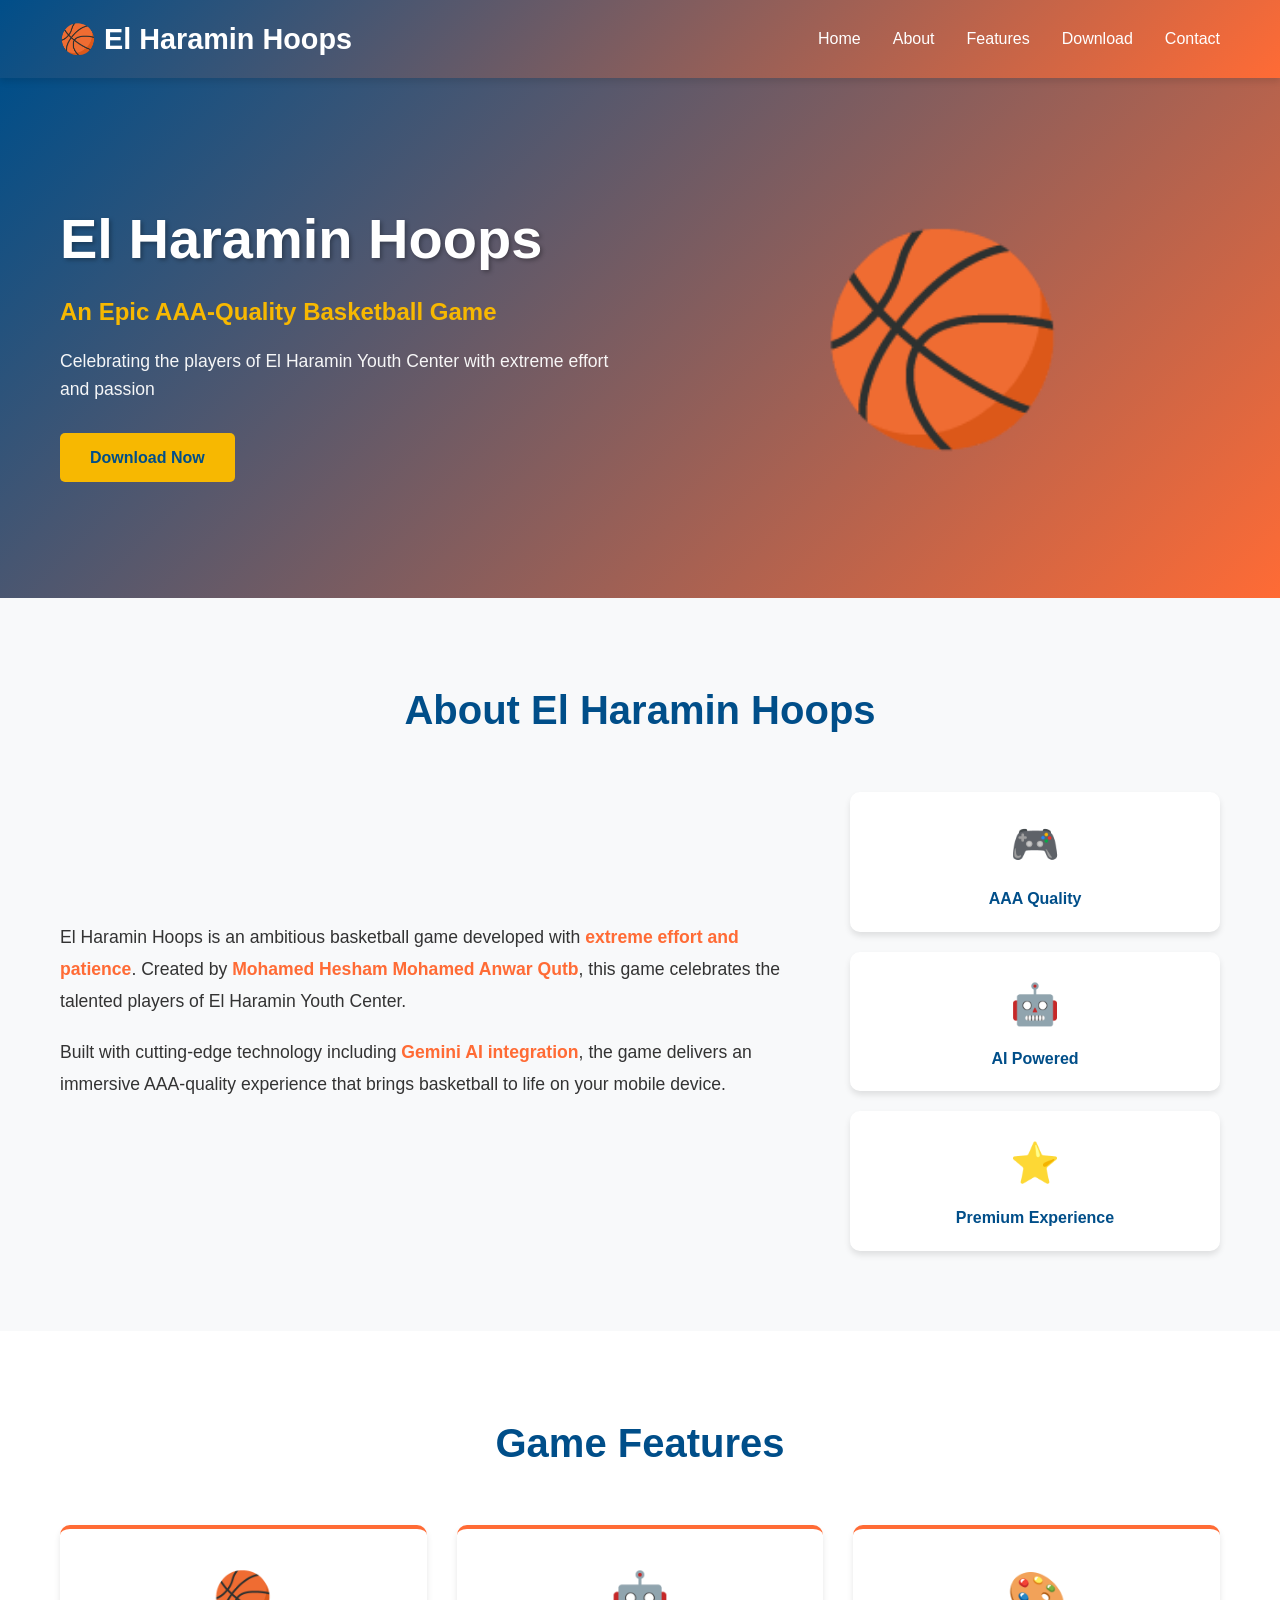
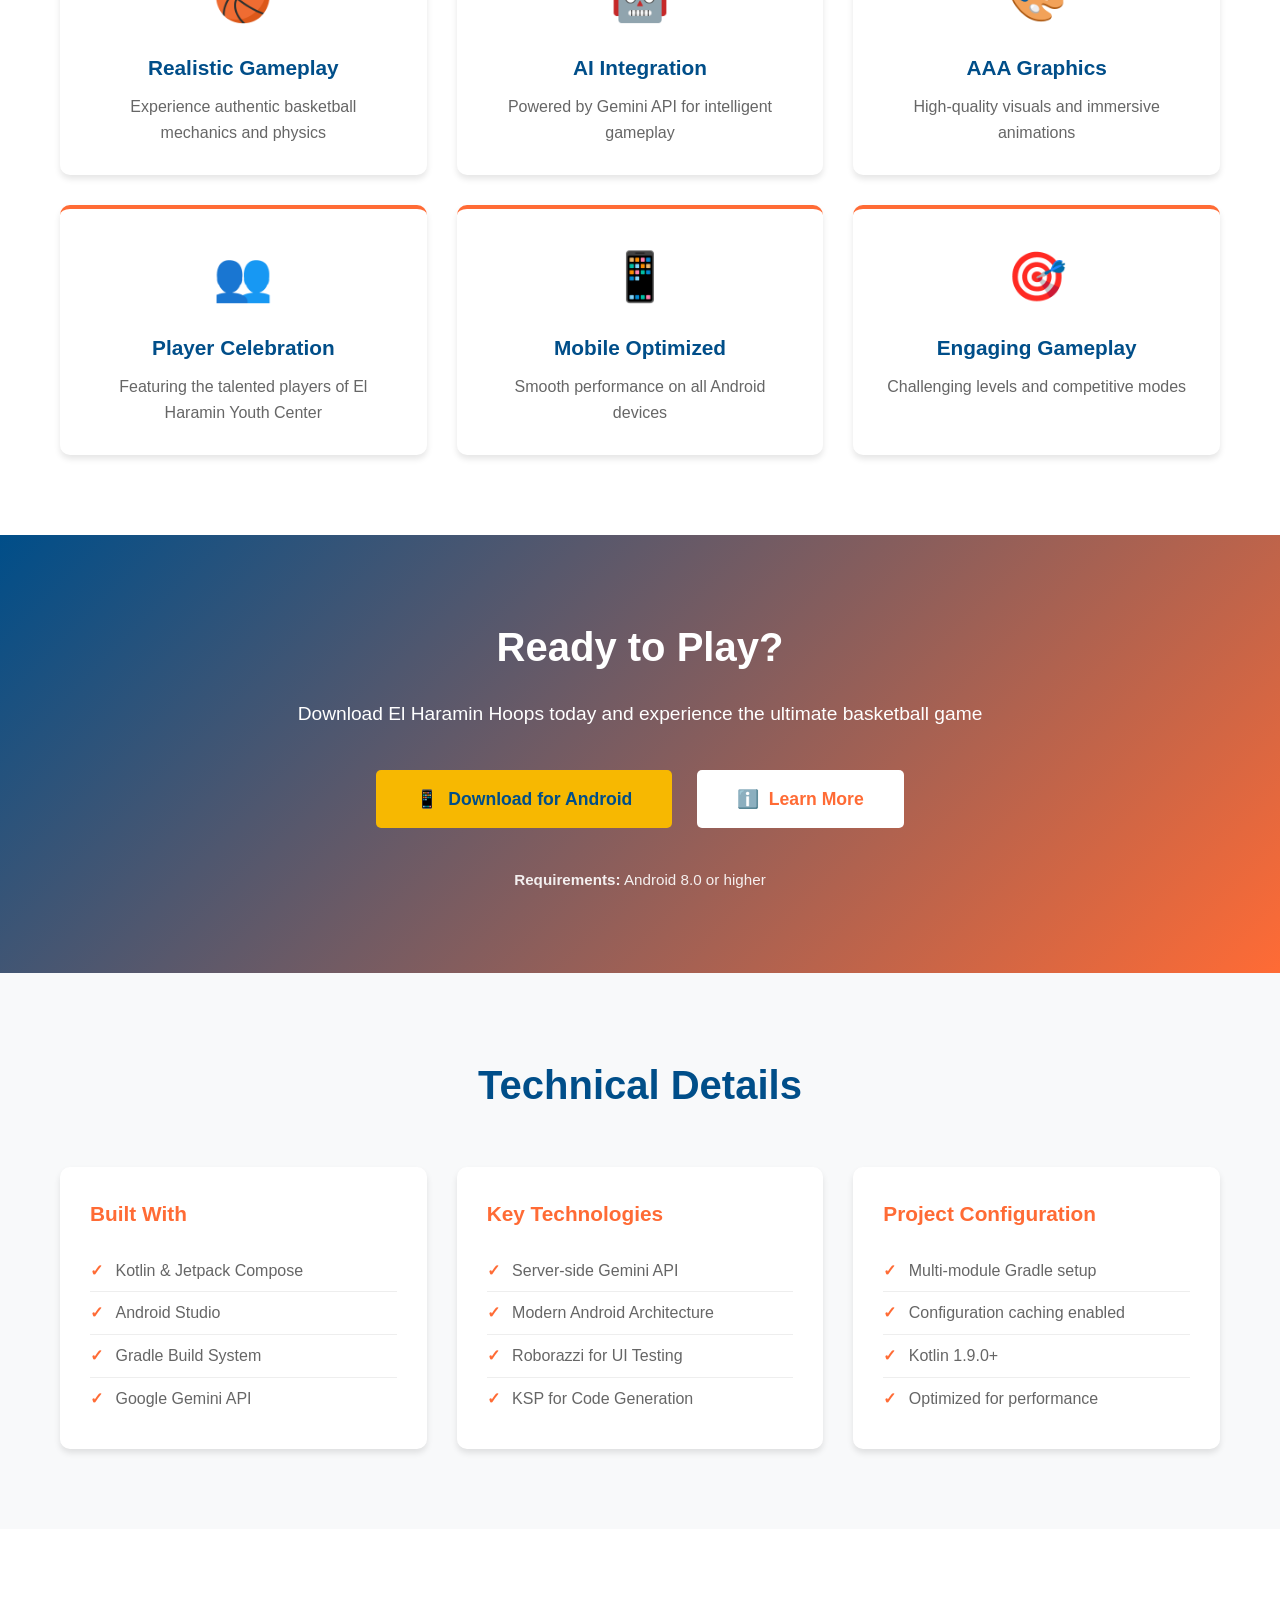
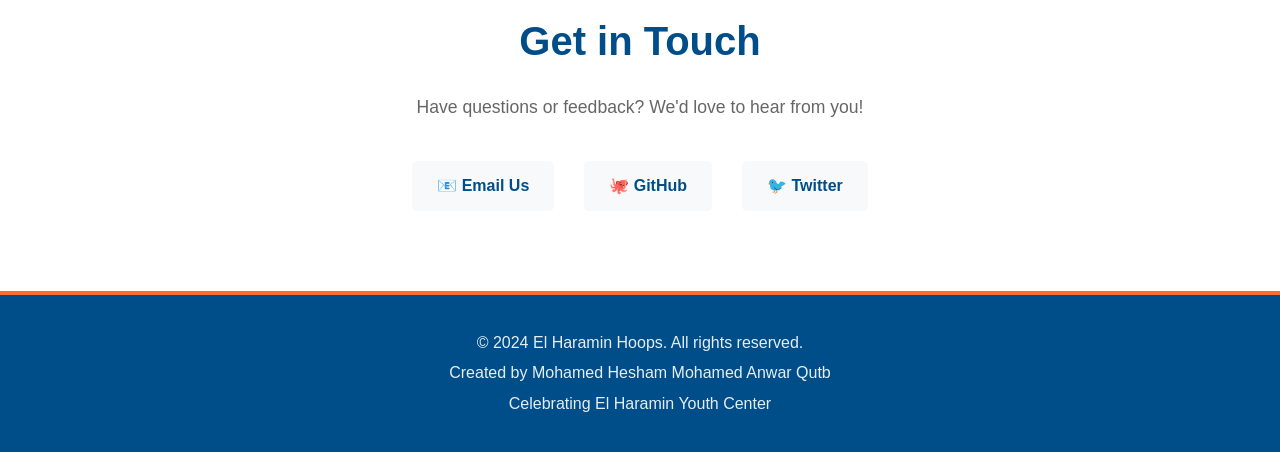
<file: website/index.html>
<!DOCTYPE html>
<html lang="en">
<head>
    <meta charset="UTF-8">
    <meta name="viewport" content="width=device-width, initial-scale=1.0">
    <meta name="description" content="El Haramin Hoops - An epic, AAA-quality basketball game celebrating the players of El Haramin Youth Center">
    <meta name="author" content="Mohamed Hesham Mohamed Anwar Qutb">
    <title>El Haramin Hoops - Basketball Game</title>
    <link rel="stylesheet" href="styles.css">
</head>
<body>
    <!-- Navigation -->
    <nav class="navbar">
        <div class="container">
            <div class="nav-brand">
                <h1>🏀 El Haramin Hoops</h1>
            </div>
            <ul class="nav-menu">
                <li><a href="#home">Home</a></li>
                <li><a href="#about">About</a></li>
                <li><a href="#features">Features</a></li>
                <li><a href="#download">Download</a></li>
                <li><a href="#contact">Contact</a></li>
            </ul>
        </div>
    </nav>

    <!-- Hero Section -->
    <section id="home" class="hero">
        <div class="container">
            <div class="hero-content">
                <h1>El Haramin Hoops</h1>
                <p class="tagline">An Epic AAA-Quality Basketball Game</p>
                <p class="description">Celebrating the players of El Haramin Youth Center with extreme effort and passion</p>
                <a href="#download" class="btn btn-primary">Download Now</a>
            </div>
            <div class="hero-image">
                <div class="game-preview">🏀</div>
            </div>
        </div>
    </section>

    <!-- About Section -->
    <section id="about" class="about">
        <div class="container">
            <h2>About El Haramin Hoops</h2>
            <div class="about-content">
                <div class="about-text">
                    <p>
                        El Haramin Hoops is an ambitious basketball game developed with <strong>extreme effort and patience</strong>. 
                        Created by <strong>Mohamed Hesham Mohamed Anwar Qutb</strong>, this game celebrates the talented players 
                        of El Haramin Youth Center.
                    </p>
                    <p>
                        Built with cutting-edge technology including <strong>Gemini AI integration</strong>, the game delivers 
                        an immersive AAA-quality experience that brings basketball to life on your mobile device.
                    </p>
                </div>
                <div class="about-stats">
                    <div class="stat">
                        <div class="stat-number">🎮</div>
                        <div class="stat-label">AAA Quality</div>
                    </div>
                    <div class="stat">
                        <div class="stat-number">🤖</div>
                        <div class="stat-label">AI Powered</div>
                    </div>
                    <div class="stat">
                        <div class="stat-number">⭐</div>
                        <div class="stat-label">Premium Experience</div>
                    </div>
                </div>
            </div>
        </div>
    </section>

    <!-- Features Section -->
    <section id="features" class="features">
        <div class="container">
            <h2>Game Features</h2>
            <div class="features-grid">
                <div class="feature-card">
                    <div class="feature-icon">🏀</div>
                    <h3>Realistic Gameplay</h3>
                    <p>Experience authentic basketball mechanics and physics</p>
                </div>
                <div class="feature-card">
                    <div class="feature-icon">🤖</div>
                    <h3>AI Integration</h3>
                    <p>Powered by Gemini API for intelligent gameplay</p>
                </div>
                <div class="feature-card">
                    <div class="feature-icon">🎨</div>
                    <h3>AAA Graphics</h3>
                    <p>High-quality visuals and immersive animations</p>
                </div>
                <div class="feature-card">
                    <div class="feature-icon">👥</div>
                    <h3>Player Celebration</h3>
                    <p>Featuring the talented players of El Haramin Youth Center</p>
                </div>
                <div class="feature-card">
                    <div class="feature-icon">📱</div>
                    <h3>Mobile Optimized</h3>
                    <p>Smooth performance on all Android devices</p>
                </div>
                <div class="feature-card">
                    <div class="feature-icon">🎯</div>
                    <h3>Engaging Gameplay</h3>
                    <p>Challenging levels and competitive modes</p>
                </div>
            </div>
        </div>
    </section>

    <!-- Download Section -->
    <section id="download" class="download">
        <div class="container">
            <h2>Ready to Play?</h2>
            <p>Download El Haramin Hoops today and experience the ultimate basketball game</p>
            <div class="download-buttons">
                <a href="#" class="btn btn-primary btn-large">
                    <span>📱</span> Download for Android
                </a>
                <a href="#" class="btn btn-secondary btn-large">
                    <span>ℹ️</span> Learn More
                </a>
            </div>
            <p class="system-requirements">
                <strong>Requirements:</strong> Android 8.0 or higher
            </p>
        </div>
    </section>

    <!-- Technical Info Section -->
    <section id="tech" class="tech-info">
        <div class="container">
            <h2>Technical Details</h2>
            <div class="tech-grid">
                <div class="tech-card">
                    <h3>Built With</h3>
                    <ul>
                        <li>Kotlin & Jetpack Compose</li>
                        <li>Android Studio</li>
                        <li>Gradle Build System</li>
                        <li>Google Gemini API</li>
                    </ul>
                </div>
                <div class="tech-card">
                    <h3>Key Technologies</h3>
                    <ul>
                        <li>Server-side Gemini API</li>
                        <li>Modern Android Architecture</li>
                        <li>Roborazzi for UI Testing</li>
                        <li>KSP for Code Generation</li>
                    </ul>
                </div>
                <div class="tech-card">
                    <h3>Project Configuration</h3>
                    <ul>
                        <li>Multi-module Gradle setup</li>
                        <li>Configuration caching enabled</li>
                        <li>Kotlin 1.9.0+</li>
                        <li>Optimized for performance</li>
                    </ul>
                </div>
            </div>
        </div>
    </section>

    <!-- Contact Section -->
    <section id="contact" class="contact">
        <div class="container">
            <h2>Get in Touch</h2>
            <p>Have questions or feedback? We'd love to hear from you!</p>
            <div class="contact-info">
                <a href="mailto:info@elharaminhoops.com" class="contact-link">📧 Email Us</a>
                <a href="https://github.com" class="contact-link">🐙 GitHub</a>
                <a href="https://twitter.com" class="contact-link">🐦 Twitter</a>
            </div>
        </div>
    </section>

    <!-- Footer -->
    <footer class="footer">
        <div class="container">
            <p>&copy; 2024 El Haramin Hoops. All rights reserved.</p>
            <p>Created by Mohamed Hesham Mohamed Anwar Qutb</p>
            <p>Celebrating El Haramin Youth Center</p>
        </div>
    </footer>

    <script src="script.js"></script>
</body>
</html>
</file>
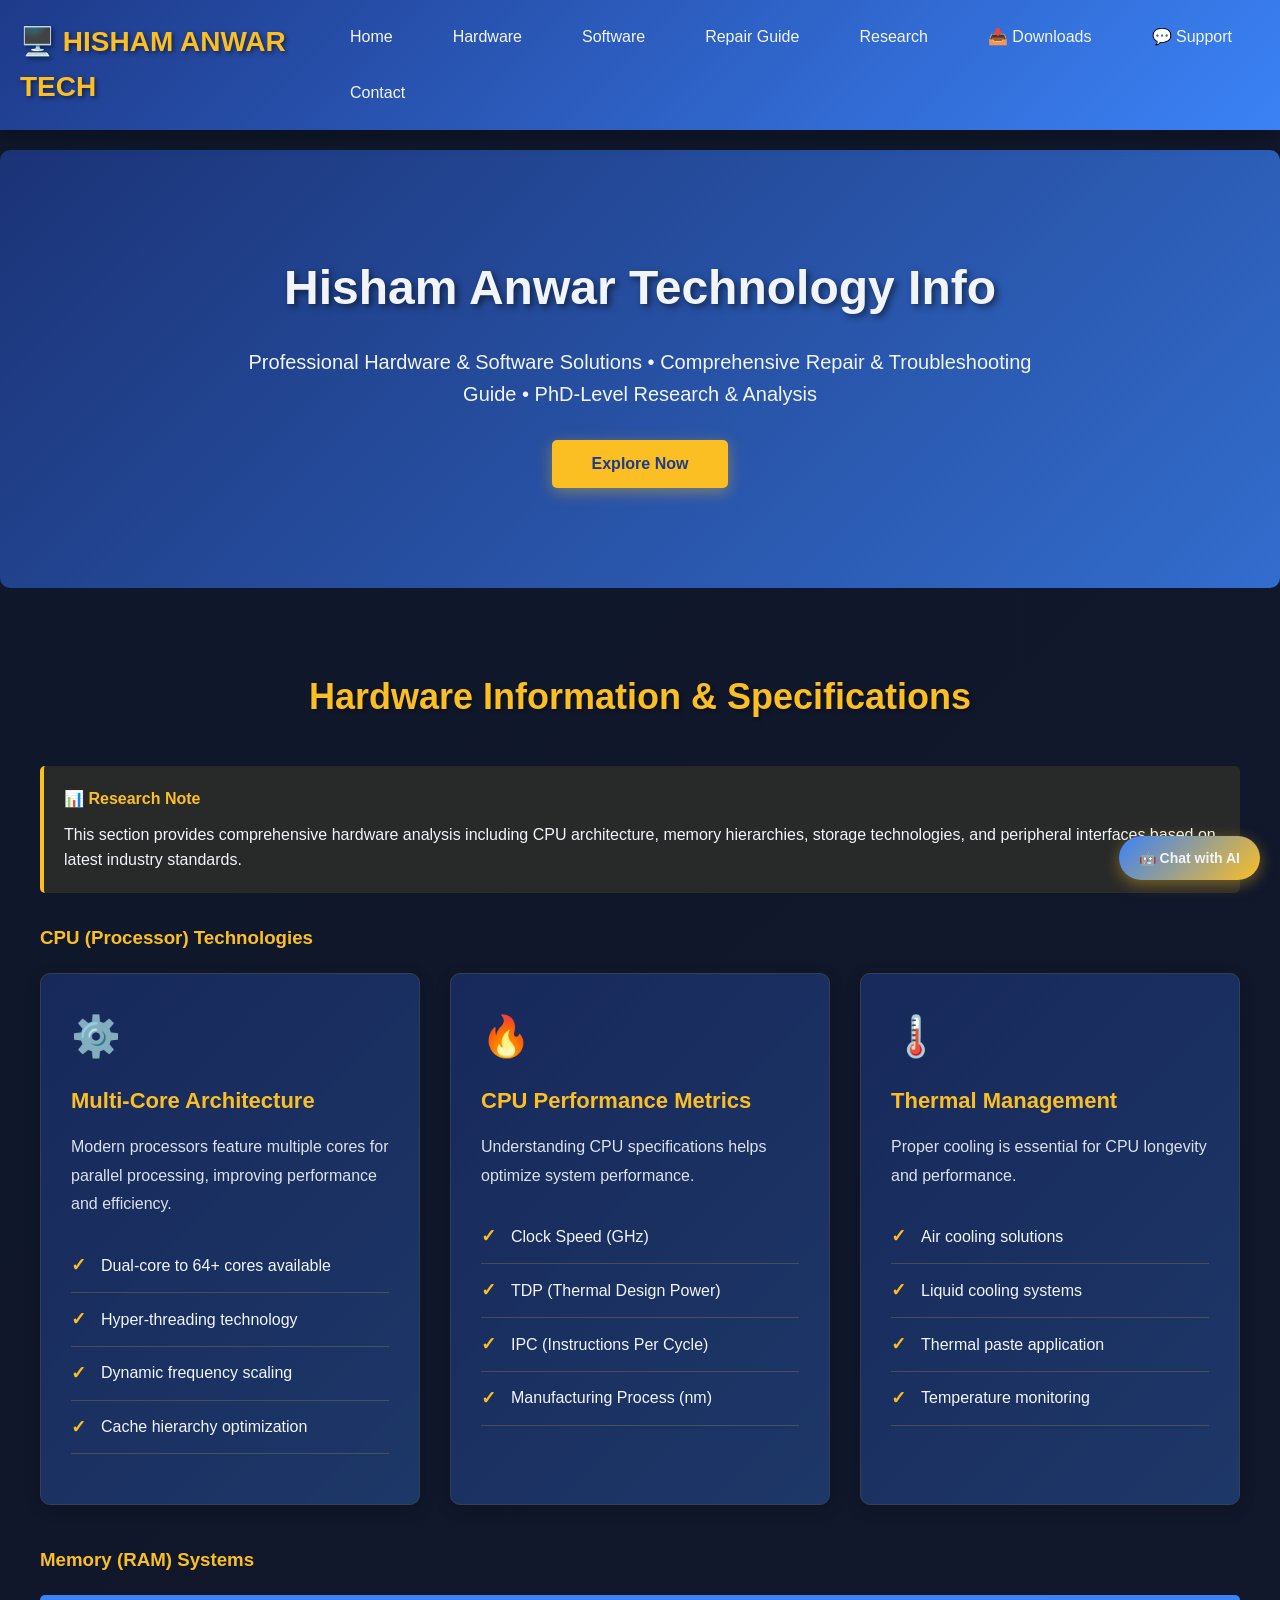
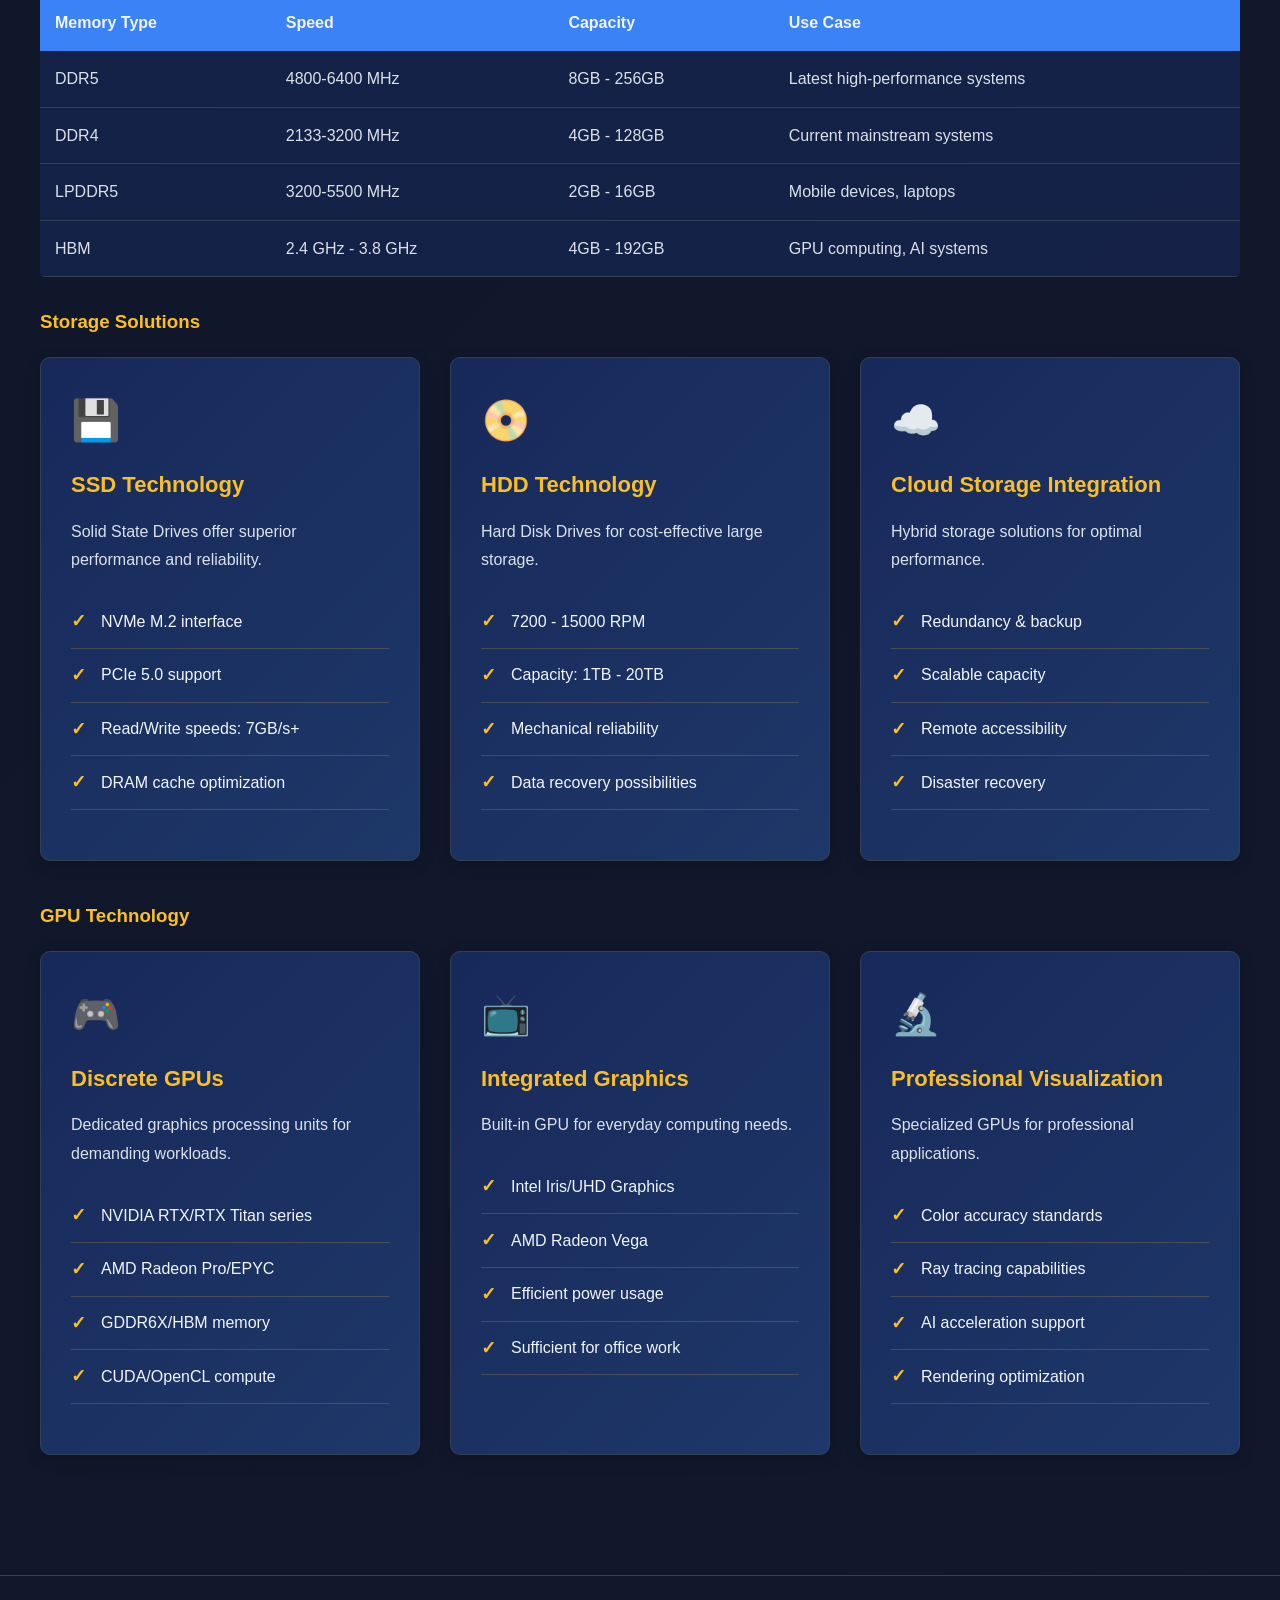
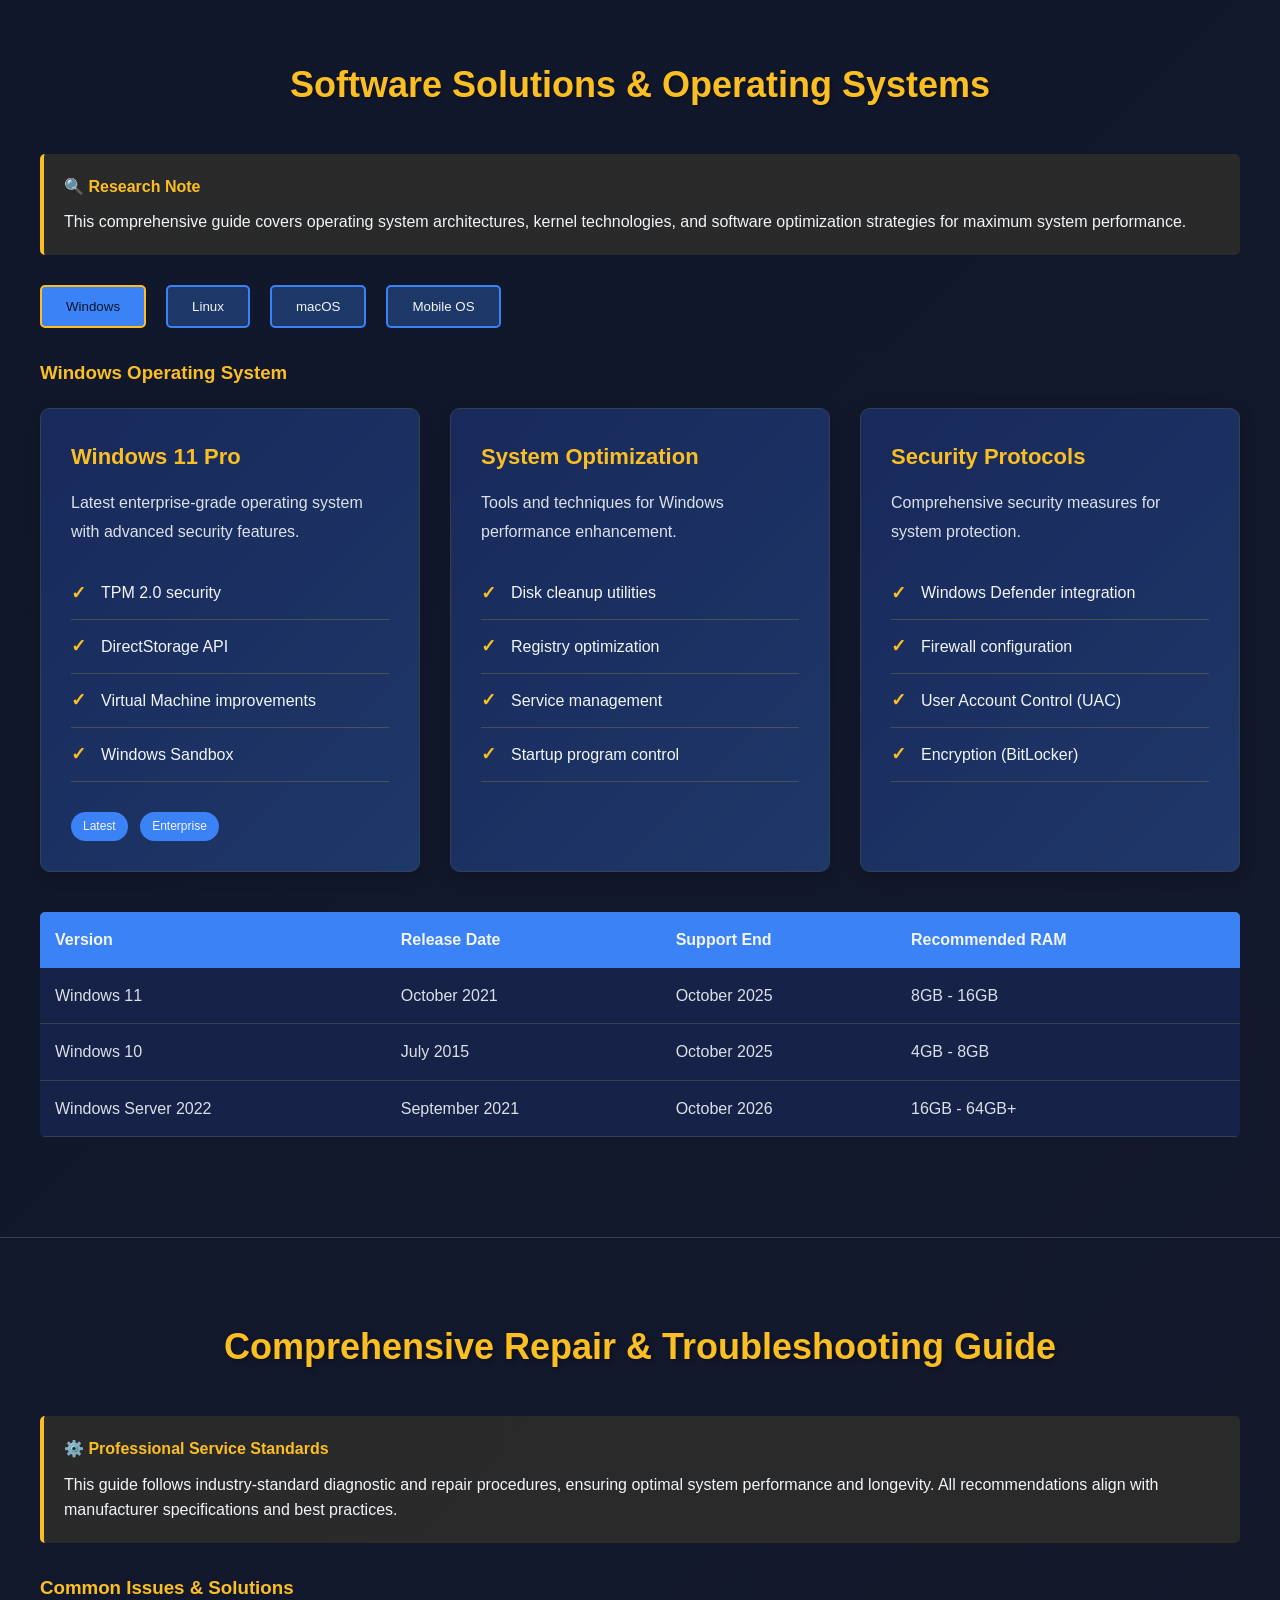
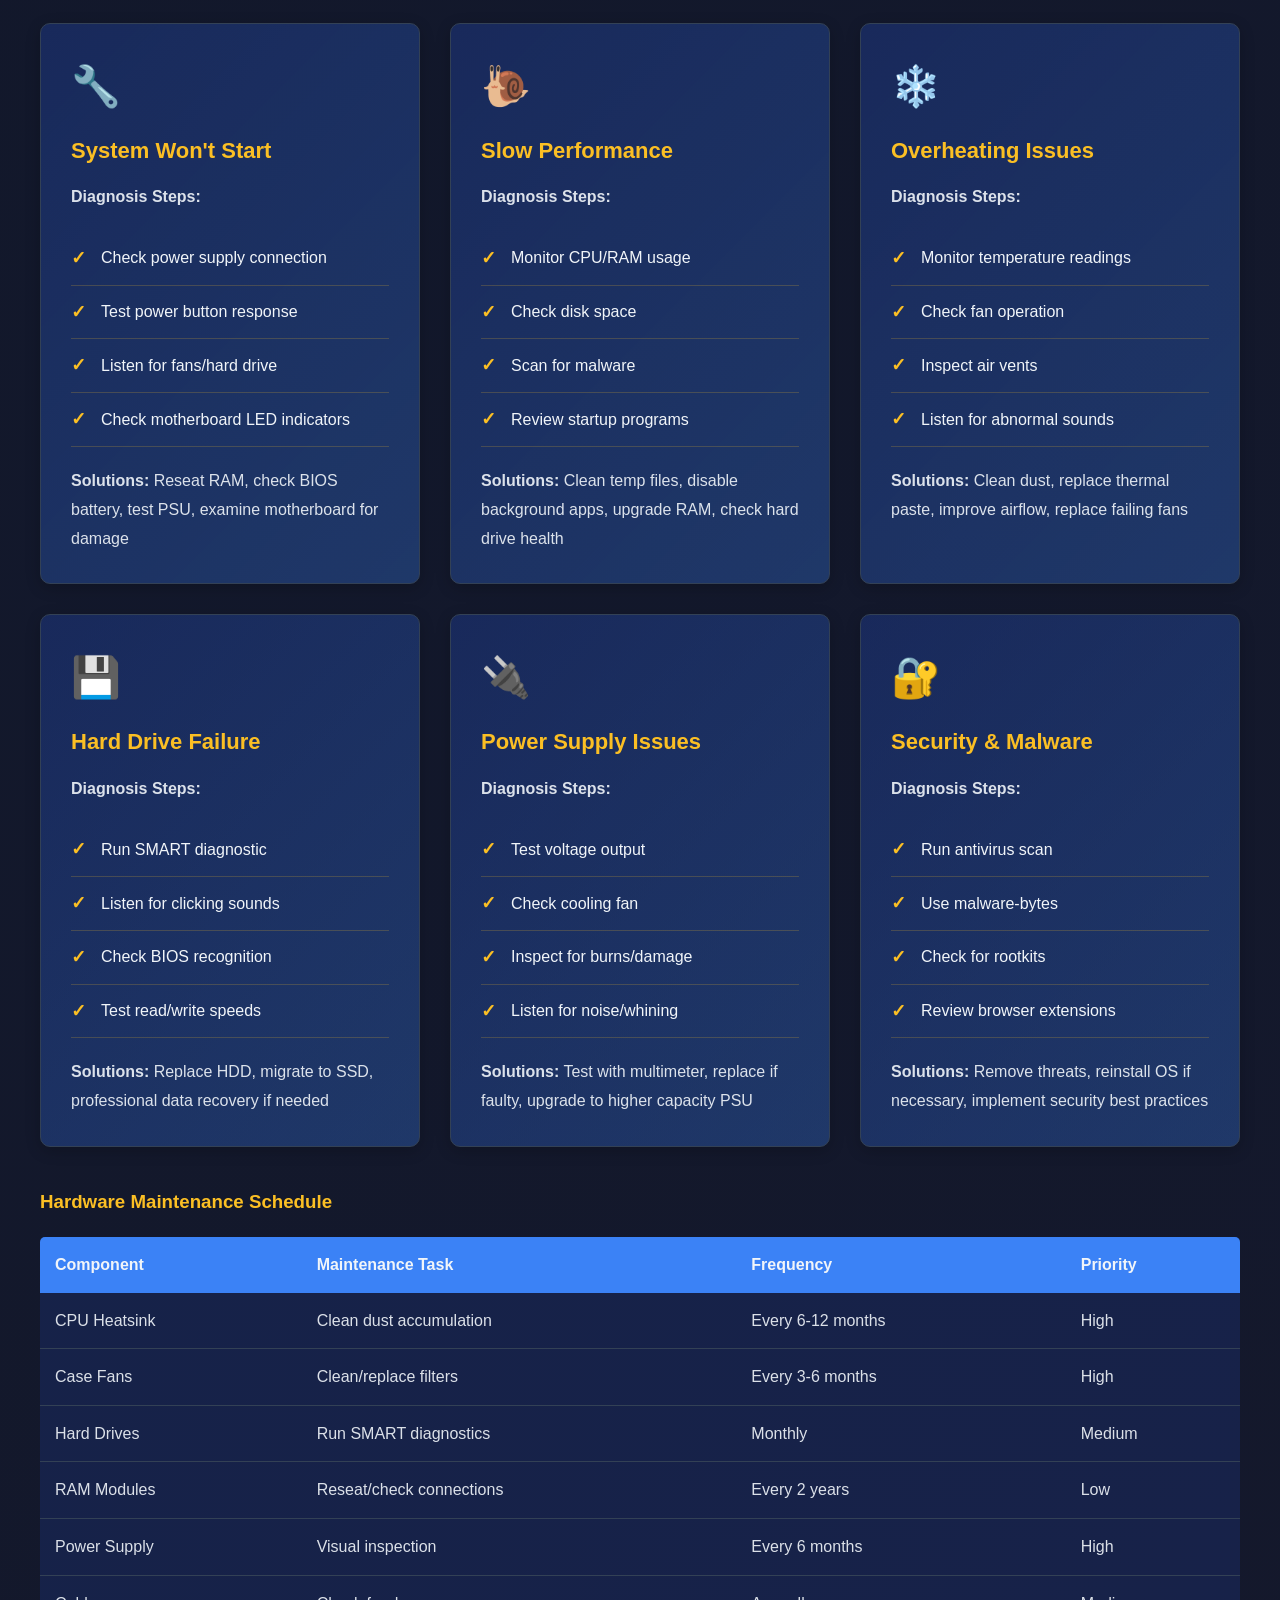
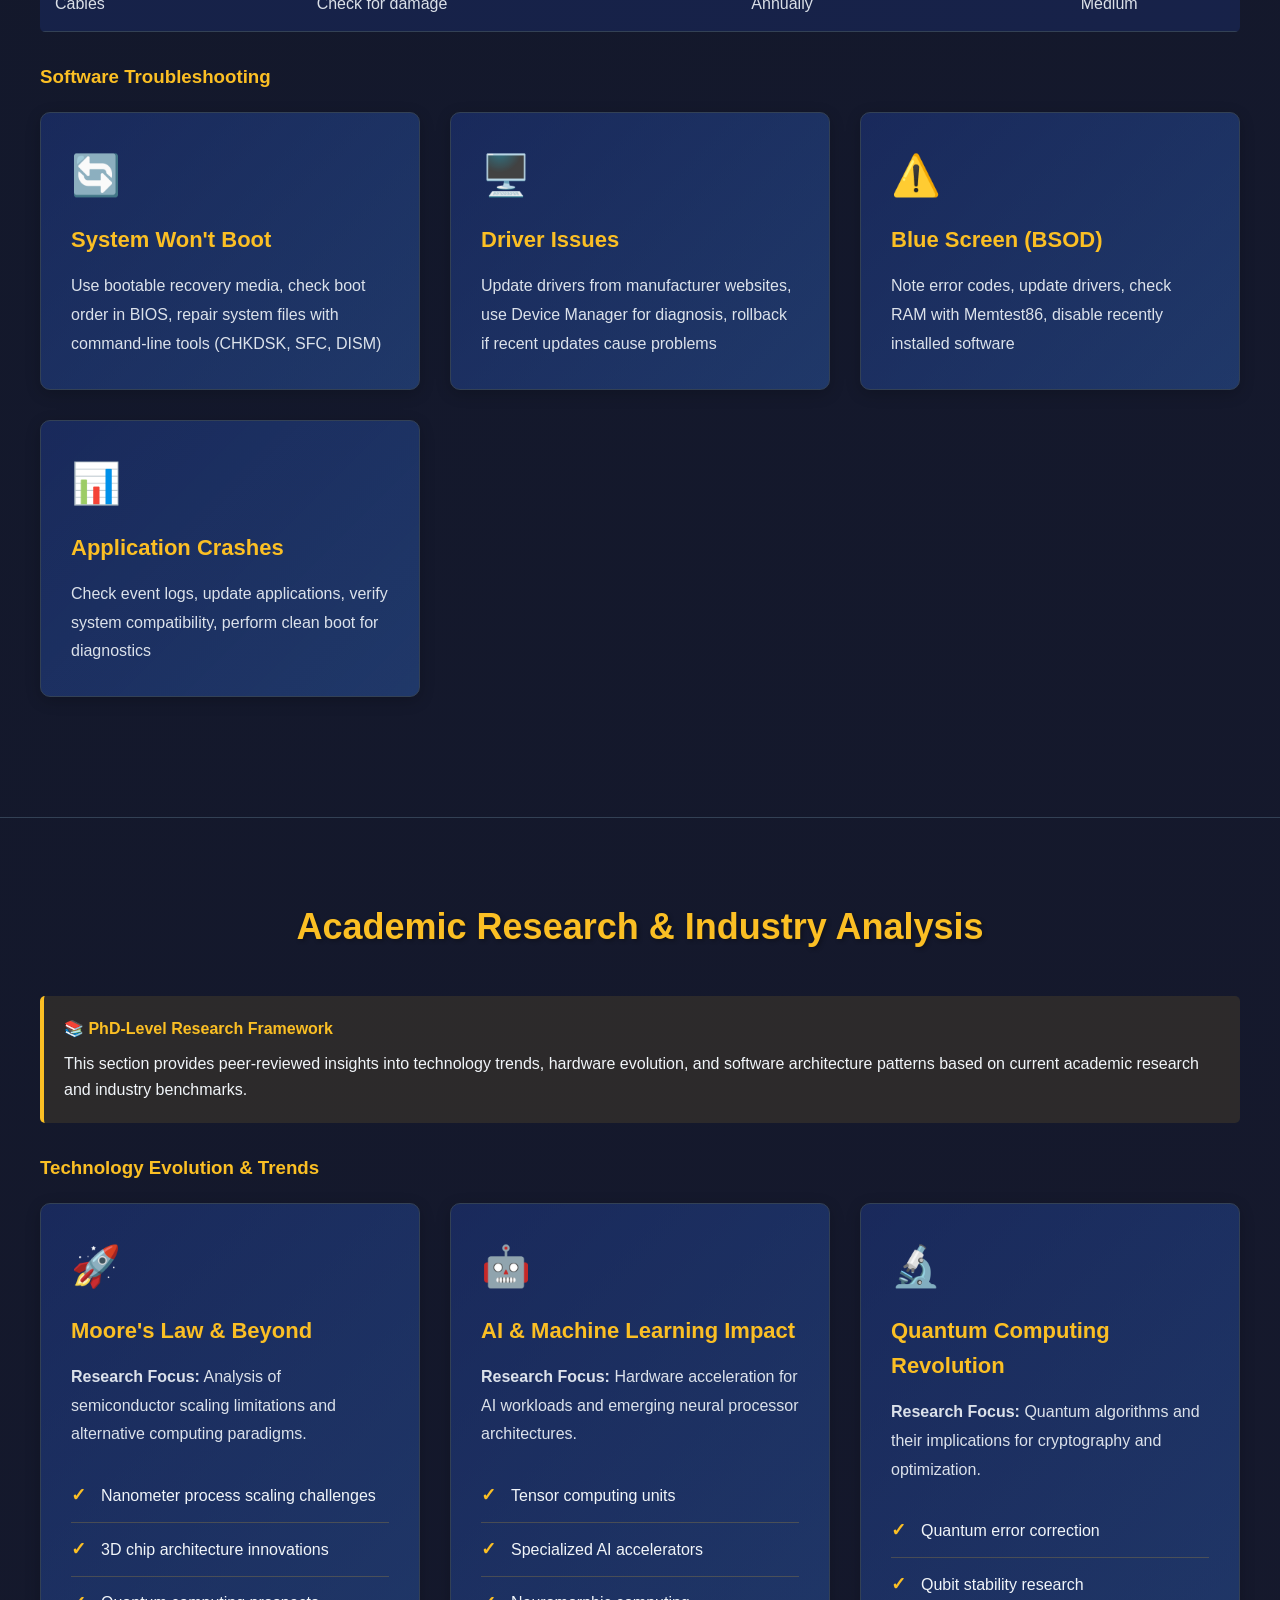
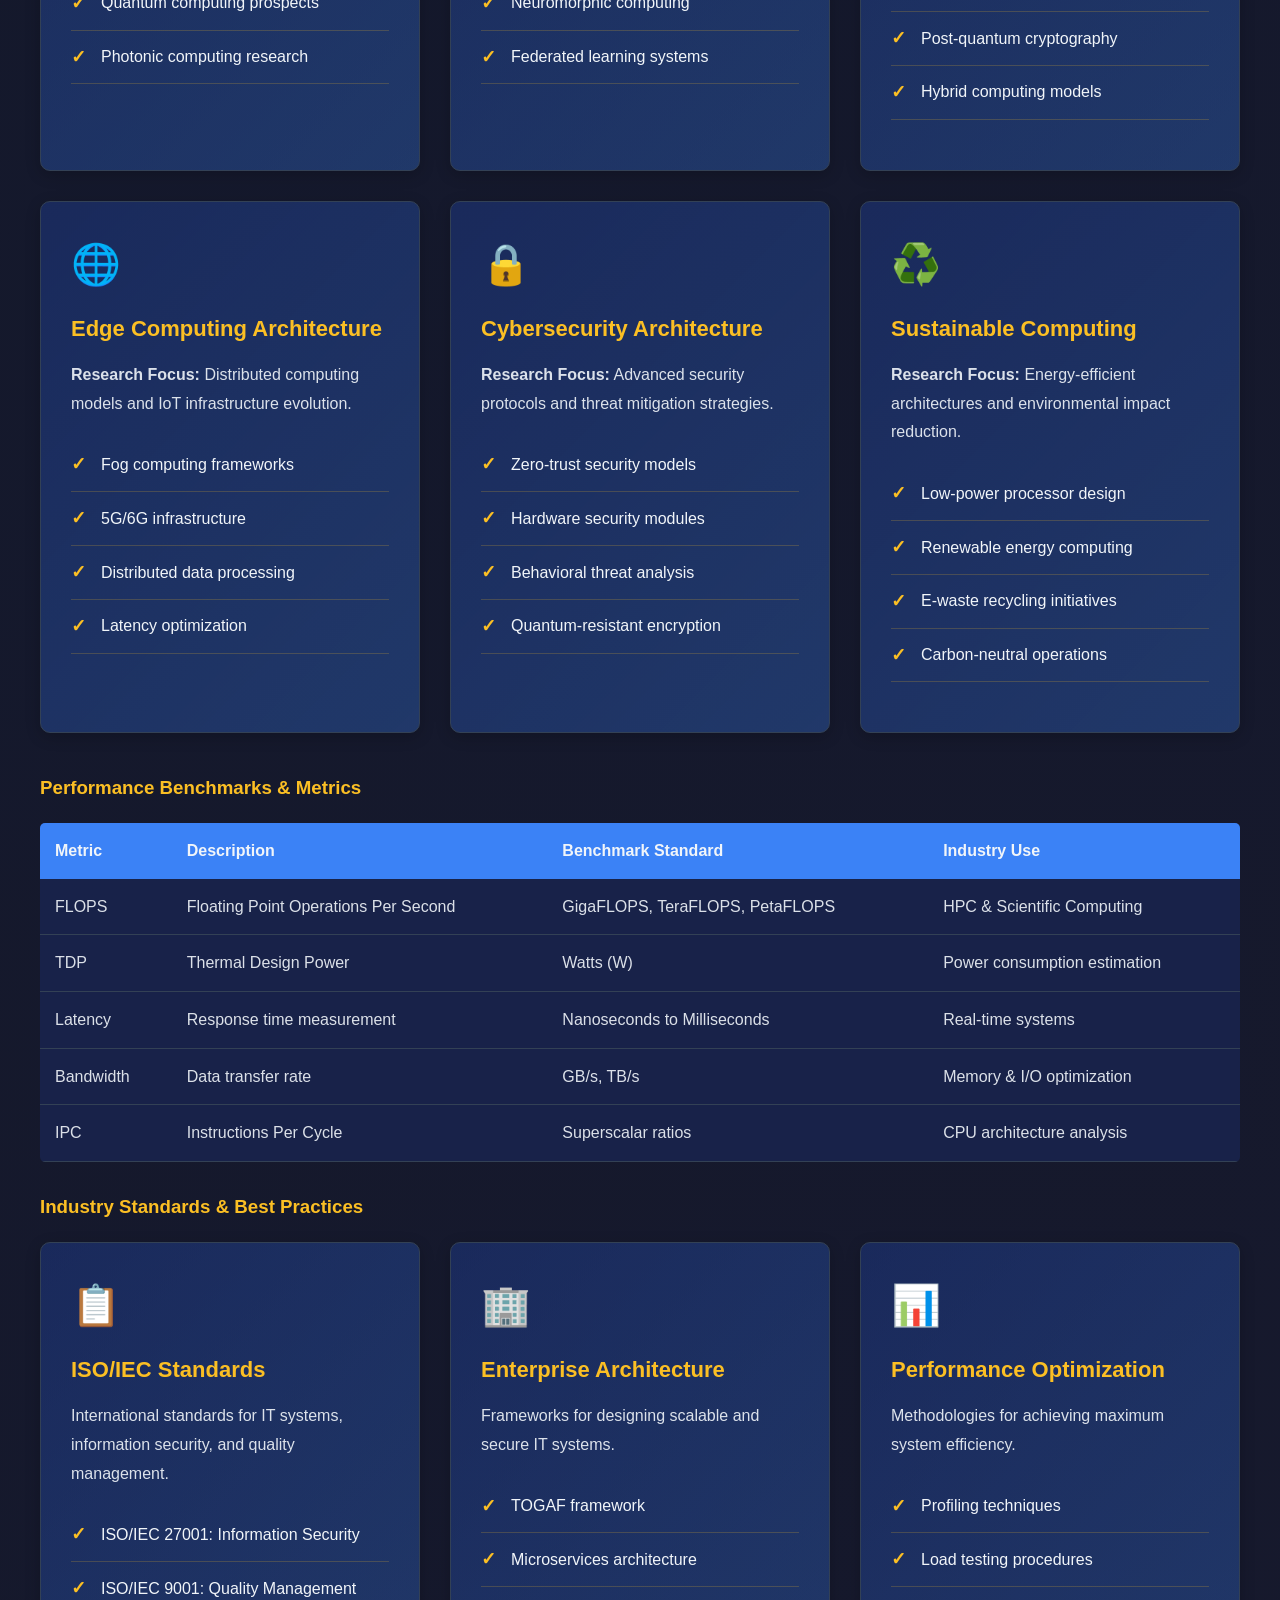
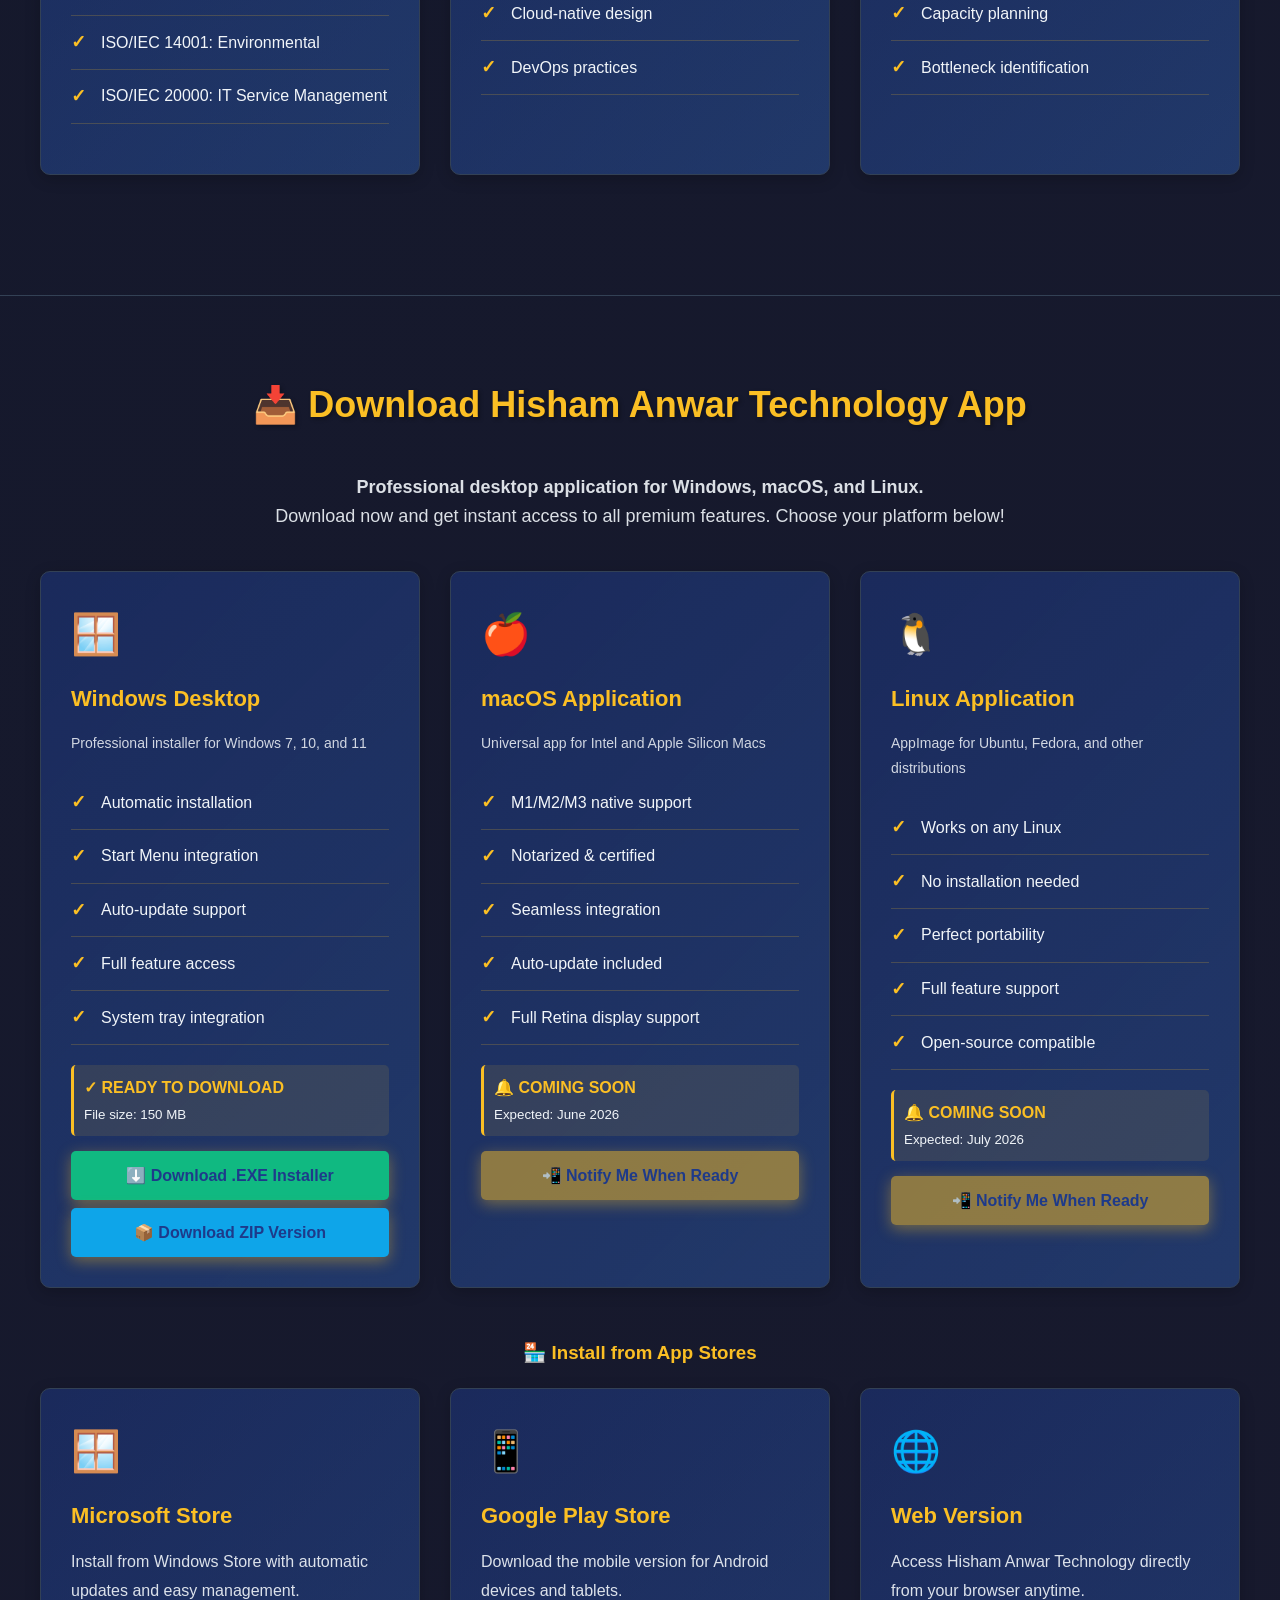
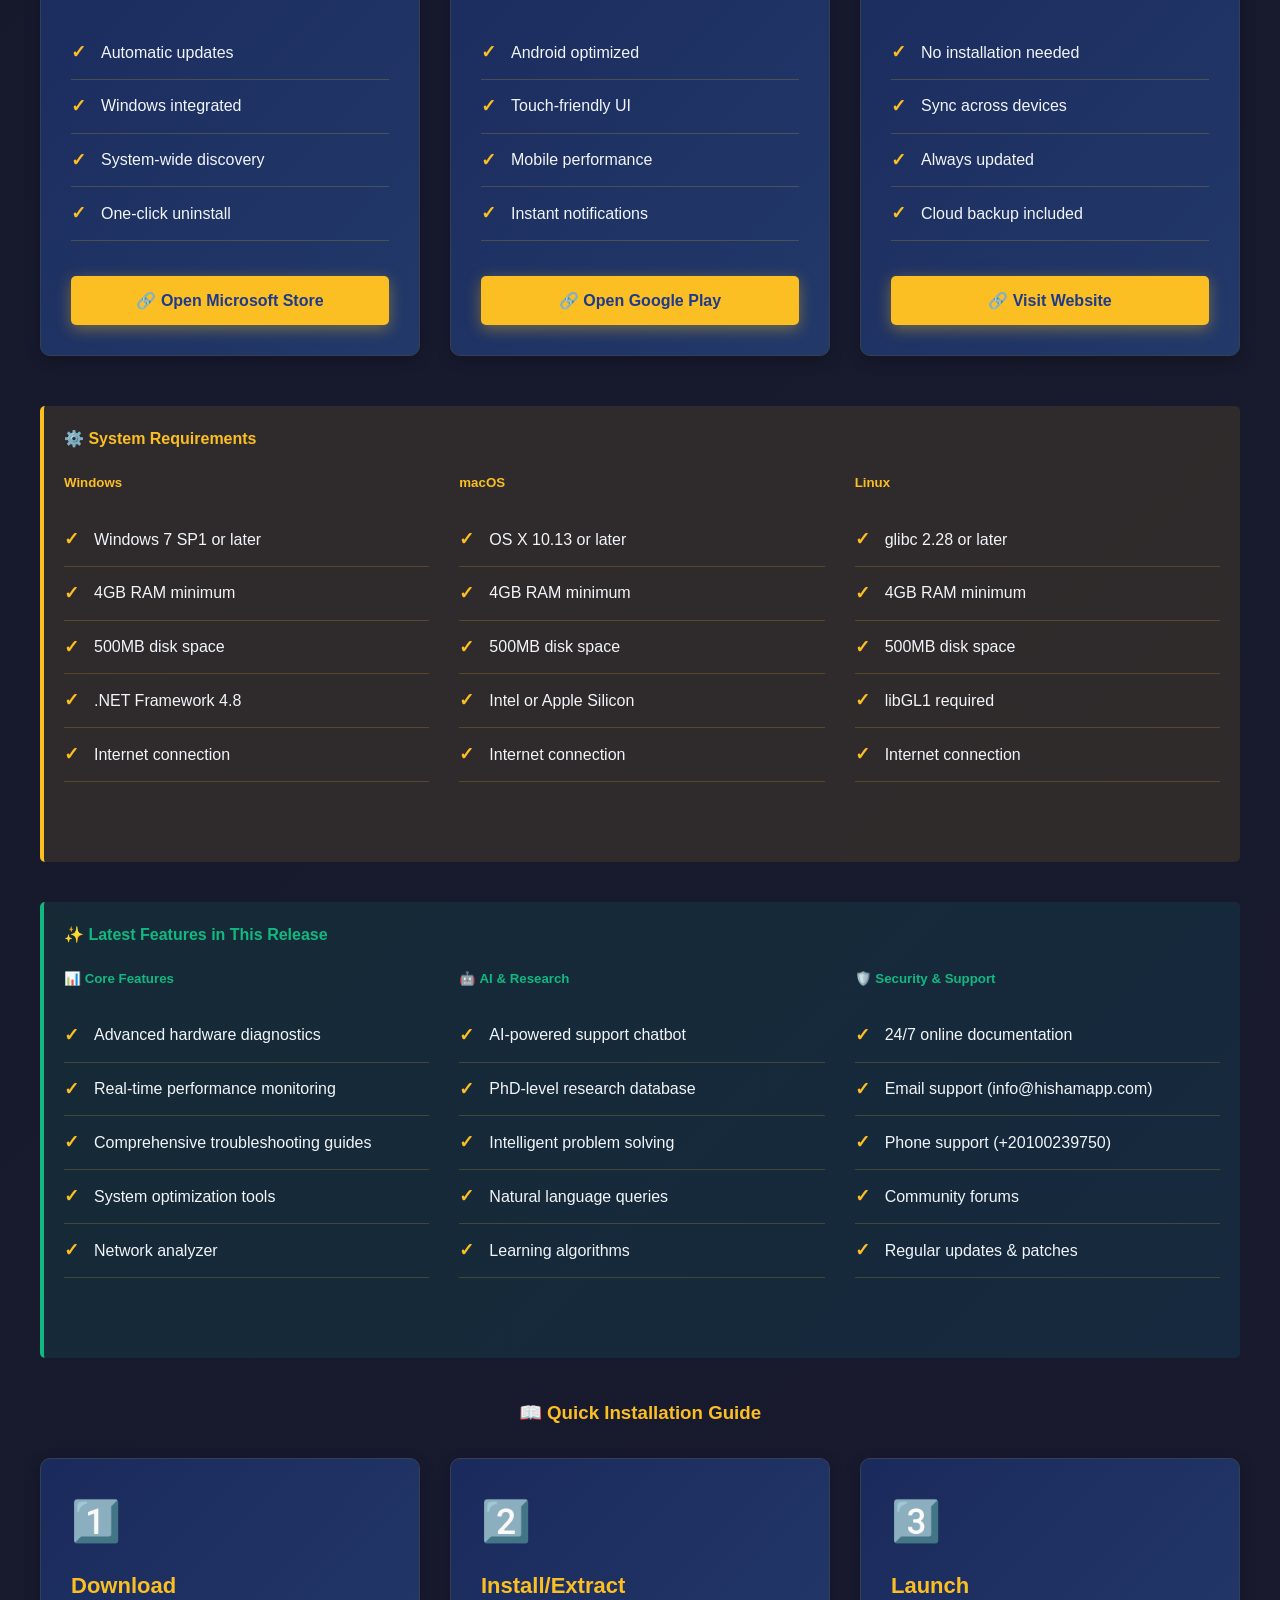
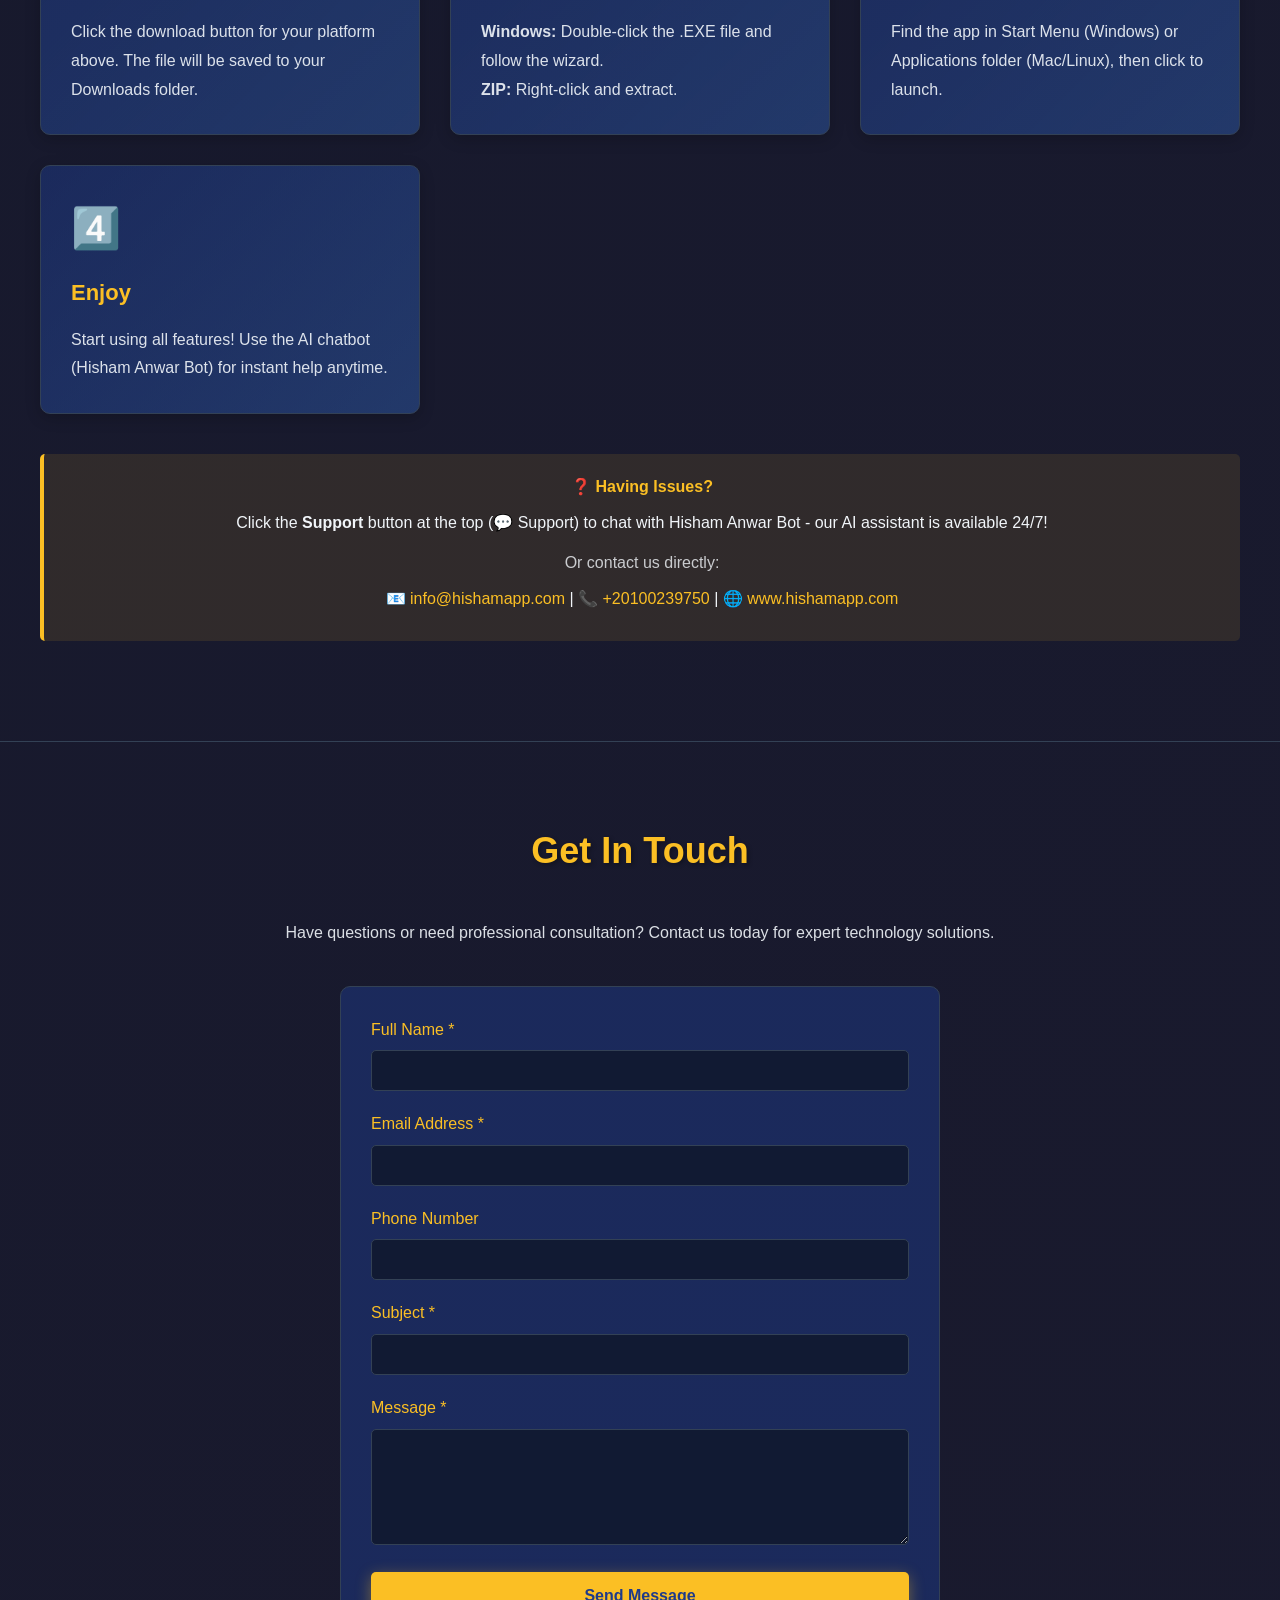
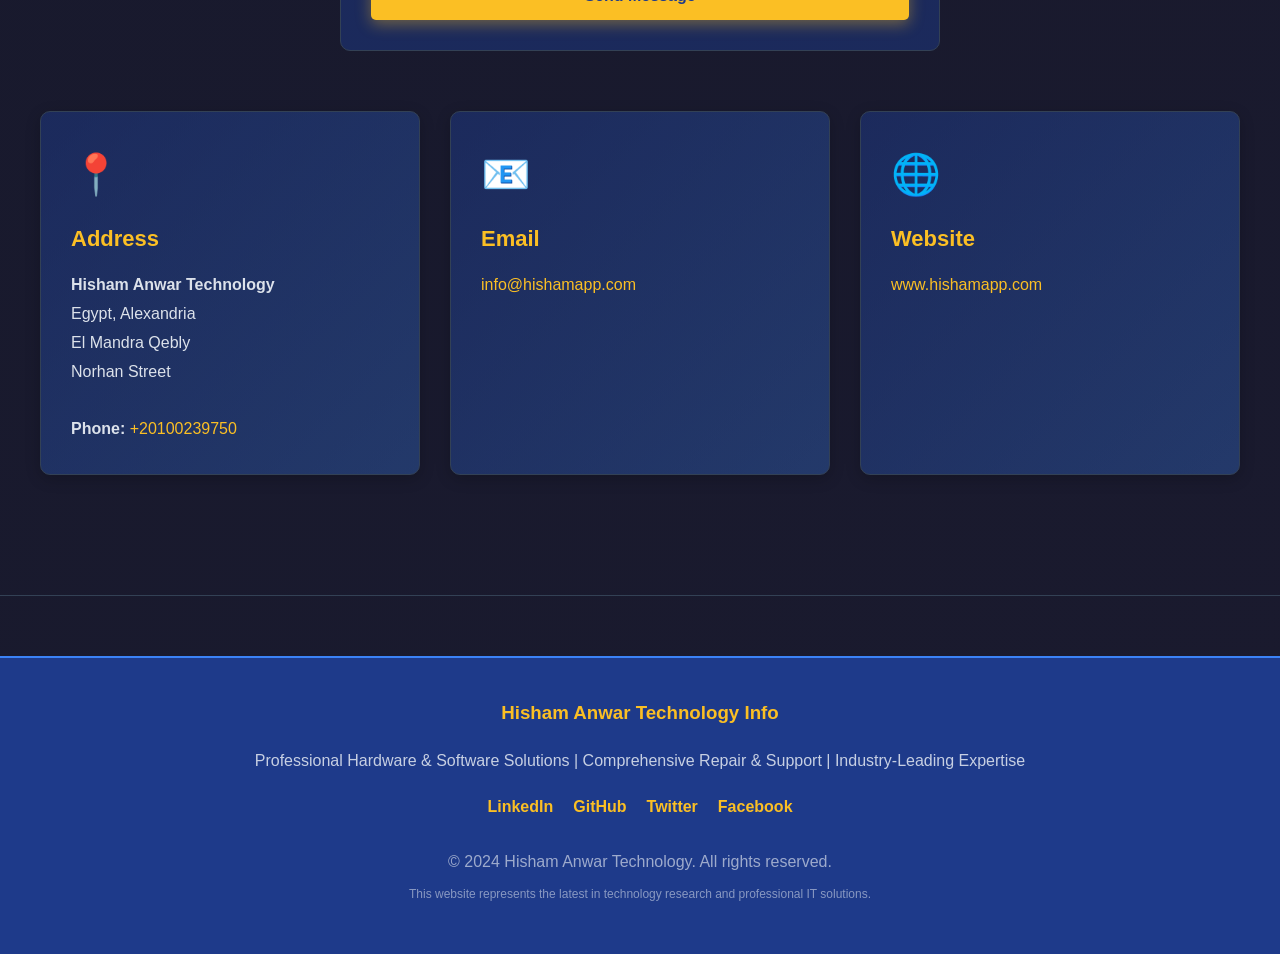
<file: hisham app 2.EXE.html>
<!doctype html>
<html lang="en">
  <head>
    <meta charset="UTF-8" />
    <meta name="viewport" content="width=device-width, initial-scale=1.0" />
    <meta
      name="description"
      content="Hisham Anwar Technology Info - Professional Hardware and Software Solutions, Repair & Troubleshooting Guide"
    />
    <meta
      name="keywords"
      content="technology, hardware, software, repair, computer, IT solutions"
    />
    <meta name="author" content="Hisham Anwar Technology" />
    <title>Hisham Anwar Technology Info - Professional Tech Solutions</title>
    <style>
      * {
        margin: 0;
        padding: 0;
        box-sizing: border-box;
      }

      :root {
        --primary-color: #1e3a8a;
        --secondary-color: #3b82f6;
        --accent-color: #fbbf24;
        --dark-bg: #0f172a;
        --light-text: #f1f5f9;
        --border-color: #334155;
      }

      body {
        font-family: "Segoe UI", Tahoma, Geneva, Verdana, sans-serif;
        background: linear-gradient(135deg, var(--dark-bg) 0%, #1a1a2e 100%);
        color: var(--light-text);
        line-height: 1.6;
        overflow-x: hidden;
      }

      header {
        background: linear-gradient(
          135deg,
          var(--primary-color) 0%,
          var(--secondary-color) 100%
        );
        padding: 20px 0;
        position: sticky;
        top: 0;
        z-index: 1000;
        box-shadow: 0 4px 20px rgba(0, 0, 0, 0.3);
      }

      nav {
        max-width: 1400px;
        margin: 0 auto;
        display: flex;
        justify-content: space-between;
        align-items: center;
        padding: 0 20px;
      }

      .logo {
        font-size: 28px;
        font-weight: bold;
        color: var(--accent-color);
        text-shadow: 2px 2px 4px rgba(0, 0, 0, 0.5);
      }

      nav ul {
        list-style: none;
        display: flex;
        gap: 30px;
        flex-wrap: wrap;
      }

      nav a {
        color: var(--light-text);
        text-decoration: none;
        font-weight: 500;
        transition: 0.3s;
        padding: 8px 15px;
        border-radius: 5px;
      }

      nav a:hover {
        background: rgba(251, 191, 36, 0.2);
        color: var(--accent-color);
      }

      .container {
        max-width: 1400px;
        margin: 0 auto;
        padding: 0 20px;
      }

      .hero {
        background: linear-gradient(
          135deg,
          rgba(30, 58, 138, 0.8) 0%,
          rgba(59, 130, 246, 0.8) 100%
        );
        padding: 100px 20px;
        text-align: center;
        color: var(--light-text);
        margin-top: 20px;
        border-radius: 10px;
      }

      .hero h1 {
        font-size: 48px;
        margin-bottom: 20px;
        text-shadow: 3px 3px 6px rgba(0, 0, 0, 0.5);
      }

      .hero p {
        font-size: 20px;
        margin-bottom: 30px;
        max-width: 800px;
        margin-left: auto;
        margin-right: auto;
      }

      .cta-button {
        background: var(--accent-color);
        color: var(--primary-color);
        padding: 15px 40px;
        border: none;
        border-radius: 5px;
        font-size: 16px;
        font-weight: bold;
        cursor: pointer;
        transition: 0.3s;
        box-shadow: 0 4px 15px rgba(251, 191, 36, 0.4);
      }

      .cta-button:hover {
        transform: translateY(-2px);
        box-shadow: 0 6px 20px rgba(251, 191, 36, 0.6);
      }

      section {
        padding: 80px 20px;
        border-bottom: 1px solid var(--border-color);
      }

      h2 {
        font-size: 36px;
        margin-bottom: 40px;
        text-align: center;
        color: var(--accent-color);
        text-shadow: 2px 2px 4px rgba(0, 0, 0, 0.3);
      }

      .grid {
        display: grid;
        grid-template-columns: repeat(auto-fit, minmax(300px, 1fr));
        gap: 30px;
        margin-bottom: 40px;
      }

      .card {
        background: linear-gradient(
          135deg,
          rgba(30, 58, 138, 0.5) 0%,
          rgba(59, 130, 246, 0.3) 100%
        );
        padding: 30px;
        border-radius: 10px;
        border: 1px solid var(--border-color);
        transition: 0.3s;
        box-shadow: 0 4px 15px rgba(0, 0, 0, 0.2);
      }

      .card:hover {
        transform: translateY(-5px);
        border-color: var(--accent-color);
        box-shadow: 0 8px 25px rgba(251, 191, 36, 0.2);
      }

      .card h3 {
        font-size: 22px;
        margin-bottom: 15px;
        color: var(--accent-color);
      }

      .card p {
        color: rgba(241, 245, 249, 0.9);
        line-height: 1.8;
      }

      .icon {
        font-size: 40px;
        margin-bottom: 15px;
      }

      .features-list {
        list-style: none;
        margin: 20px 0;
      }

      .features-list li {
        padding: 12px 0;
        border-bottom: 1px solid rgba(251, 191, 36, 0.2);
        display: flex;
        align-items: center;
        gap: 15px;
      }

      .features-list li:before {
        content: "✓";
        color: var(--accent-color);
        font-weight: bold;
        font-size: 18px;
      }

      .tab-container {
        display: flex;
        gap: 20px;
        flex-wrap: wrap;
        margin: 30px 0;
      }

      .tab-button {
        background: rgba(59, 130, 246, 0.3);
        color: var(--light-text);
        border: 2px solid var(--secondary-color);
        padding: 12px 24px;
        border-radius: 5px;
        cursor: pointer;
        transition: 0.3s;
        font-weight: 500;
      }

      .tab-button.active {
        background: var(--secondary-color);
        border-color: var(--accent-color);
        color: var(--dark-bg);
      }

      .tab-content {
        display: none;
        animation: fadeIn 0.3s ease-in;
      }

      .tab-content.active {
        display: block;
      }

      @keyframes fadeIn {
        from {
          opacity: 0;
        }
        to {
          opacity: 1;
        }
      }

      .specification-table {
        width: 100%;
        border-collapse: collapse;
        margin: 20px 0;
        background: rgba(30, 58, 138, 0.3);
        border-radius: 5px;
        overflow: hidden;
      }

      .specification-table th {
        background: var(--secondary-color);
        color: var(--light-text);
        padding: 15px;
        text-align: left;
        font-weight: bold;
      }

      .specification-table td {
        padding: 15px;
        border-bottom: 1px solid var(--border-color);
        color: rgba(241, 245, 249, 0.9);
      }

      .specification-table tr:hover {
        background: rgba(59, 130, 246, 0.2);
      }

      .research-box {
        background: rgba(251, 191, 36, 0.1);
        border-left: 4px solid var(--accent-color);
        padding: 20px;
        margin: 20px 0;
        border-radius: 5px;
      }

      .research-box h4 {
        color: var(--accent-color);
        margin-bottom: 10px;
      }

      .contact-form {
        max-width: 600px;
        margin: 40px auto;
        background: rgba(30, 58, 138, 0.5);
        padding: 30px;
        border-radius: 10px;
        border: 1px solid var(--border-color);
      }

      .form-group {
        margin-bottom: 20px;
      }

      .form-group label {
        display: block;
        margin-bottom: 8px;
        color: var(--accent-color);
        font-weight: 500;
      }

      .form-group input,
      .form-group textarea {
        width: 100%;
        padding: 12px;
        background: rgba(15, 23, 42, 0.8);
        border: 1px solid var(--border-color);
        border-radius: 5px;
        color: var(--light-text);
        font-family: inherit;
        transition: 0.3s;
      }

      .form-group input:focus,
      .form-group textarea:focus {
        outline: none;
        border-color: var(--accent-color);
        box-shadow: 0 0 10px rgba(251, 191, 36, 0.3);
      }

      footer {
        background: var(--primary-color);
        padding: 40px 20px;
        text-align: center;
        border-top: 2px solid var(--secondary-color);
        margin-top: 60px;
      }

      footer p {
        margin: 10px 0;
        color: rgba(241, 245, 249, 0.8);
      }

      .social-links {
        margin: 20px 0;
        display: flex;
        justify-content: center;
        gap: 20px;
      }

      .social-links a {
        color: var(--accent-color);
        text-decoration: none;
        font-weight: bold;
        transition: 0.3s;
      }

      .social-links a:hover {
        color: var(--light-text);
      }

      .badge {
        display: inline-block;
        background: var(--secondary-color);
        color: var(--light-text);
        padding: 5px 12px;
        border-radius: 20px;
        font-size: 12px;
        margin-right: 8px;
        margin-top: 10px;
      }

      @media (max-width: 768px) {
        nav ul {
          gap: 15px;
        }

        .hero h1 {
          font-size: 32px;
        }

        h2 {
          font-size: 28px;
        }

        .grid {
          grid-template-columns: 1fr;
        }
      }

      /* Chatbot Styles */
      .chatbot-widget {
        position: fixed;
        bottom: 100px;
        right: 20px;
        width: 380px;
        height: 500px;
        background: linear-gradient(
          135deg,
          rgba(30, 58, 138, 0.95) 0%,
          rgba(59, 130, 246, 0.9) 100%
        );
        border: 2px solid var(--accent-color);
        border-radius: 10px;
        box-shadow: 0 8px 32px rgba(0, 0, 0, 0.4);
        display: flex;
        flex-direction: column;
        z-index: 1001;
        animation: slideUp 0.3s ease-in-out;
      }

      .chatbot-widget.hidden {
        display: none;
      }

      @keyframes slideUp {
        from {
          transform: translateY(50px);
          opacity: 0;
        }
        to {
          transform: translateY(0);
          opacity: 1;
        }
      }

      .chatbot-header {
        background: linear-gradient(
          135deg,
          var(--primary-color) 0%,
          var(--secondary-color) 100%
        );
        padding: 15px 20px;
        border-radius: 8px 8px 0 0;
        display: flex;
        justify-content: space-between;
        align-items: center;
        border-bottom: 2px solid var(--accent-color);
      }

      .chatbot-header h3 {
        color: var(--light-text);
        margin: 0;
        font-size: 18px;
      }

      .close-btn {
        background: transparent;
        border: none;
        color: var(--light-text);
        font-size: 24px;
        cursor: pointer;
        transition: 0.3s;
        padding: 0;
        width: 30px;
        height: 30px;
        display: flex;
        align-items: center;
        justify-content: center;
      }

      .close-btn:hover {
        color: var(--accent-color);
        transform: scale(1.2);
      }

      .chatbot-messages {
        flex: 1;
        overflow-y: auto;
        padding: 15px;
        display: flex;
        flex-direction: column;
        gap: 12px;
      }

      .chat-message {
        display: flex;
        margin-bottom: 8px;
        animation: fadeIn 0.3s ease-in;
      }

      .chat-message.user {
        justify-content: flex-end;
      }

      .chat-message.bot {
        justify-content: flex-start;
      }

      .message-content {
        max-width: 75%;
        padding: 10px 14px;
        border-radius: 8px;
        font-size: 14px;
        line-height: 1.4;
      }

      .message-content.user {
        background: var(--secondary-color);
        color: var(--light-text);
        border-bottom-right-radius: 2px;
      }

      .message-content.bot {
        background: rgba(251, 191, 36, 0.2);
        color: var(--light-text);
        border: 1px solid var(--accent-color);
        border-bottom-left-radius: 2px;
      }

      .chatbot-input-area {
        display: flex;
        gap: 8px;
        padding: 15px;
        border-top: 1px solid var(--border-color);
        background: rgba(15, 23, 42, 0.8);
        border-radius: 0 0 8px 8px;
      }

      #chatbot-input {
        flex: 1;
        padding: 10px 12px;
        background: rgba(30, 58, 138, 0.5);
        border: 1px solid var(--border-color);
        border-radius: 5px;
        color: var(--light-text);
        font-family: inherit;
        transition: 0.3s;
        font-size: 14px;
      }

      #chatbot-input:focus {
        outline: none;
        border-color: var(--accent-color);
        box-shadow: 0 0 8px rgba(251, 191, 36, 0.3);
      }

      #chatbot-input::placeholder {
        color: rgba(241, 245, 249, 0.5);
      }

      .send-btn {
        background: var(--secondary-color);
        border: none;
        color: var(--light-text);
        padding: 10px 16px;
        border-radius: 5px;
        cursor: pointer;
        transition: 0.3s;
        font-weight: bold;
      }

      .send-btn:hover {
        background: var(--accent-color);
        color: var(--primary-color);
      }

      .chatbot-toggle {
        position: fixed;
        bottom: 20px;
        right: 20px;
        background: linear-gradient(
          135deg,
          var(--secondary-color) 0%,
          var(--accent-color) 100%
        );
        color: var(--light-text);
        border: none;
        padding: 14px 20px;
        border-radius: 50px;
        cursor: pointer;
        font-weight: bold;
        transition: 0.3s;
        box-shadow: 0 4px 15px rgba(251, 191, 36, 0.4);
        z-index: 1000;
        font-size: 14px;
      }

      .chatbot-toggle:hover {
        transform: translateY(-3px);
        box-shadow: 0 6px 20px rgba(251, 191, 36, 0.6);
      }

      .chatbot-toggle.hidden {
        display: none;
      }

      @media (max-width: 480px) {
        .chatbot-widget {
          width: 100%;
          height: 400px;
          bottom: 0;
          right: 0;
          left: 0;
          border-radius: 10px 10px 0 0;
        }

        .chatbot-toggle {
          bottom: 10px;
          right: 10px;
          padding: 12px 16px;
          font-size: 12px;
        }
      }
    </style>
  </head>
  <body>
    <!-- Header & Navigation -->
    <header>
      <nav class="container">
        <div class="logo">🖥️ HISHAM ANWAR TECH</div>
        <ul>
          <li><a href="#home" onclick="scrollToSection('hero')">Home</a></li>
          <li><a href="#hardware">Hardware</a></li>
          <li><a href="#software">Software</a></li>
          <li><a href="#repair">Repair Guide</a></li>
          <li><a href="#research">Research</a></li>
          <li><a href="#downloads">📥 Downloads</a></li>
          <li><a href="#support" onclick="openChatbot()">💬 Support</a></li>
          <li><a href="#contact">Contact</a></li>
        </ul>
      </nav>
    </header>

    <!-- Hero Section -->
    <div class="hero" id="hero">
      <div class="container">
        <h1>Hisham Anwar Technology Info</h1>
        <p>
          Professional Hardware & Software Solutions • Comprehensive Repair &
          Troubleshooting Guide • PhD-Level Research & Analysis
        </p>
        <button class="cta-button" onclick="scrollToSection('hardware')">
          Explore Now
        </button>
      </div>
    </div>

    <!-- Hardware Information Section -->
    <section id="hardware">
      <div class="container">
        <h2>Hardware Information & Specifications</h2>

        <div class="research-box">
          <h4>📊 Research Note</h4>
          <p>
            This section provides comprehensive hardware analysis including CPU
            architecture, memory hierarchies, storage technologies, and
            peripheral interfaces based on latest industry standards.
          </p>
        </div>

        <h3 style="color: var(--accent-color); margin: 30px 0 20px 0">
          CPU (Processor) Technologies
        </h3>
        <div class="grid">
          <div class="card">
            <div class="icon">⚙️</div>
            <h3>Multi-Core Architecture</h3>
            <p>
              Modern processors feature multiple cores for parallel processing,
              improving performance and efficiency.
            </p>
            <ul class="features-list">
              <li>Dual-core to 64+ cores available</li>
              <li>Hyper-threading technology</li>
              <li>Dynamic frequency scaling</li>
              <li>Cache hierarchy optimization</li>
            </ul>
          </div>

          <div class="card">
            <div class="icon">🔥</div>
            <h3>CPU Performance Metrics</h3>
            <p>
              Understanding CPU specifications helps optimize system
              performance.
            </p>
            <ul class="features-list">
              <li>Clock Speed (GHz)</li>
              <li>TDP (Thermal Design Power)</li>
              <li>IPC (Instructions Per Cycle)</li>
              <li>Manufacturing Process (nm)</li>
            </ul>
          </div>

          <div class="card">
            <div class="icon">🌡️</div>
            <h3>Thermal Management</h3>
            <p>
              Proper cooling is essential for CPU longevity and performance.
            </p>
            <ul class="features-list">
              <li>Air cooling solutions</li>
              <li>Liquid cooling systems</li>
              <li>Thermal paste application</li>
              <li>Temperature monitoring</li>
            </ul>
          </div>
        </div>

        <h3 style="color: var(--accent-color); margin: 30px 0 20px 0">
          Memory (RAM) Systems
        </h3>
        <table class="specification-table">
          <thead>
            <tr>
              <th>Memory Type</th>
              <th>Speed</th>
              <th>Capacity</th>
              <th>Use Case</th>
            </tr>
          </thead>
          <tbody>
            <tr>
              <td>DDR5</td>
              <td>4800-6400 MHz</td>
              <td>8GB - 256GB</td>
              <td>Latest high-performance systems</td>
            </tr>
            <tr>
              <td>DDR4</td>
              <td>2133-3200 MHz</td>
              <td>4GB - 128GB</td>
              <td>Current mainstream systems</td>
            </tr>
            <tr>
              <td>LPDDR5</td>
              <td>3200-5500 MHz</td>
              <td>2GB - 16GB</td>
              <td>Mobile devices, laptops</td>
            </tr>
            <tr>
              <td>HBM</td>
              <td>2.4 GHz - 3.8 GHz</td>
              <td>4GB - 192GB</td>
              <td>GPU computing, AI systems</td>
            </tr>
          </tbody>
        </table>

        <h3 style="color: var(--accent-color); margin: 30px 0 20px 0">
          Storage Solutions
        </h3>
        <div class="grid">
          <div class="card">
            <div class="icon">💾</div>
            <h3>SSD Technology</h3>
            <p>
              Solid State Drives offer superior performance and reliability.
            </p>
            <ul class="features-list">
              <li>NVMe M.2 interface</li>
              <li>PCIe 5.0 support</li>
              <li>Read/Write speeds: 7GB/s+</li>
              <li>DRAM cache optimization</li>
            </ul>
          </div>

          <div class="card">
            <div class="icon">📀</div>
            <h3>HDD Technology</h3>
            <p>Hard Disk Drives for cost-effective large storage.</p>
            <ul class="features-list">
              <li>7200 - 15000 RPM</li>
              <li>Capacity: 1TB - 20TB</li>
              <li>Mechanical reliability</li>
              <li>Data recovery possibilities</li>
            </ul>
          </div>

          <div class="card">
            <div class="icon">☁️</div>
            <h3>Cloud Storage Integration</h3>
            <p>Hybrid storage solutions for optimal performance.</p>
            <ul class="features-list">
              <li>Redundancy & backup</li>
              <li>Scalable capacity</li>
              <li>Remote accessibility</li>
              <li>Disaster recovery</li>
            </ul>
          </div>
        </div>

        <h3 style="color: var(--accent-color); margin: 30px 0 20px 0">
          GPU Technology
        </h3>
        <div class="grid">
          <div class="card">
            <div class="icon">🎮</div>
            <h3>Discrete GPUs</h3>
            <p>Dedicated graphics processing units for demanding workloads.</p>
            <ul class="features-list">
              <li>NVIDIA RTX/RTX Titan series</li>
              <li>AMD Radeon Pro/EPYC</li>
              <li>GDDR6X/HBM memory</li>
              <li>CUDA/OpenCL compute</li>
            </ul>
          </div>

          <div class="card">
            <div class="icon">📺</div>
            <h3>Integrated Graphics</h3>
            <p>Built-in GPU for everyday computing needs.</p>
            <ul class="features-list">
              <li>Intel Iris/UHD Graphics</li>
              <li>AMD Radeon Vega</li>
              <li>Efficient power usage</li>
              <li>Sufficient for office work</li>
            </ul>
          </div>

          <div class="card">
            <div class="icon">🔬</div>
            <h3>Professional Visualization</h3>
            <p>Specialized GPUs for professional applications.</p>
            <ul class="features-list">
              <li>Color accuracy standards</li>
              <li>Ray tracing capabilities</li>
              <li>AI acceleration support</li>
              <li>Rendering optimization</li>
            </ul>
          </div>
        </div>
      </div>
    </section>

    <!-- Software Section -->
    <section id="software">
      <div class="container">
        <h2>Software Solutions & Operating Systems</h2>

        <div class="research-box">
          <h4>🔍 Research Note</h4>
          <p>
            This comprehensive guide covers operating system architectures,
            kernel technologies, and software optimization strategies for
            maximum system performance.
          </p>
        </div>

        <div class="tab-container">
          <button
            class="tab-button active"
            onclick="switchTab(event, 'windows-tab')"
          >
            Windows
          </button>
          <button class="tab-button" onclick="switchTab(event, 'linux-tab')">
            Linux
          </button>
          <button class="tab-button" onclick="switchTab(event, 'macos-tab')">
            macOS
          </button>
          <button class="tab-button" onclick="switchTab(event, 'mobile-tab')">
            Mobile OS
          </button>
        </div>

        <div id="windows-tab" class="tab-content active">
          <h3 style="color: var(--accent-color); margin-bottom: 20px">
            Windows Operating System
          </h3>
          <div class="grid">
            <div class="card">
              <h3>Windows 11 Pro</h3>
              <p>
                Latest enterprise-grade operating system with advanced security
                features.
              </p>
              <ul class="features-list">
                <li>TPM 2.0 security</li>
                <li>DirectStorage API</li>
                <li>Virtual Machine improvements</li>
                <li>Windows Sandbox</li>
              </ul>
              <span class="badge">Latest</span>
              <span class="badge">Enterprise</span>
            </div>

            <div class="card">
              <h3>System Optimization</h3>
              <p>Tools and techniques for Windows performance enhancement.</p>
              <ul class="features-list">
                <li>Disk cleanup utilities</li>
                <li>Registry optimization</li>
                <li>Service management</li>
                <li>Startup program control</li>
              </ul>
            </div>

            <div class="card">
              <h3>Security Protocols</h3>
              <p>Comprehensive security measures for system protection.</p>
              <ul class="features-list">
                <li>Windows Defender integration</li>
                <li>Firewall configuration</li>
                <li>User Account Control (UAC)</li>
                <li>Encryption (BitLocker)</li>
              </ul>
            </div>
          </div>

          <table class="specification-table">
            <thead>
              <tr>
                <th>Version</th>
                <th>Release Date</th>
                <th>Support End</th>
                <th>Recommended RAM</th>
              </tr>
            </thead>
            <tbody>
              <tr>
                <td>Windows 11</td>
                <td>October 2021</td>
                <td>October 2025</td>
                <td>8GB - 16GB</td>
              </tr>
              <tr>
                <td>Windows 10</td>
                <td>July 2015</td>
                <td>October 2025</td>
                <td>4GB - 8GB</td>
              </tr>
              <tr>
                <td>Windows Server 2022</td>
                <td>September 2021</td>
                <td>October 2026</td>
                <td>16GB - 64GB+</td>
              </tr>
            </tbody>
          </table>
        </div>

        <div id="linux-tab" class="tab-content">
          <h3 style="color: var(--accent-color); margin-bottom: 20px">
            Linux Distributions
          </h3>
          <div class="grid">
            <div class="card">
              <h3>Ubuntu</h3>
              <p>
                User-friendly Linux distribution with excellent community
                support.
              </p>
              <ul class="features-list">
                <li>Debian-based</li>
                <li>Desktop & Server versions</li>
                <li>Snap package support</li>
                <li>6-month/5-year LTS cycles</li>
              </ul>
              <span class="badge">Popular</span>
              <span class="badge">Beginner-Friendly</span>
            </div>

            <div class="card">
              <h3>Fedora</h3>
              <p>
                Cutting-edge Linux distribution for developers and advanced
                users.
              </p>
              <ul class="features-list">
                <li>Red Hat-based</li>
                <li>Latest technologies</li>
                <li>SELinux integration</li>
                <li>6-month release cycle</li>
              </ul>
            </div>

            <div class="card">
              <h3>CentOS/RHEL</h3>
              <p>Enterprise-focused Linux for server deployments.</p>
              <ul class="features-list">
                <li>Production stability</li>
                <li>10-year support cycle</li>
                <li>Enterprise security</li>
                <li>Comprehensive management</li>
              </ul>
            </div>
          </div>

          <div class="research-box">
            <h4>Linux Kernel Overview</h4>
            <p>
              The Linux kernel is a monolithic kernel with modular extensions,
              supporting preemption, multithreading, and modern CPU
              architectures. Current stable version maintains backward
              compatibility while introducing performance optimizations and
              security enhancements.
            </p>
          </div>
        </div>

        <div id="macos-tab" class="tab-content">
          <h3 style="color: var(--accent-color); margin-bottom: 20px">
            macOS Operating System
          </h3>
          <div class="grid">
            <div class="card">
              <h3>macOS Ventura</h3>
              <p>
                Latest Apple operating system with enhanced privacy and
                performance.
              </p>
              <ul class="features-list">
                <li>M-series chip optimization</li>
                <li>Stage Manager workspace</li>
                <li>Advanced security features</li>
                <li>Seamless ecosystem integration</li>
              </ul>
              <span class="badge">Latest</span>
              <span class="badge">Apple Silicon</span>
            </div>

            <div class="card">
              <h3>Architecture</h3>
              <p>macOS is built on the XNU kernel with BSD Unix foundation.</p>
              <ul class="features-list">
                <li>POSIX compliance</li>
                <li>Unix command-line tools</li>
                <li>Package managers (Homebrew)</li>
                <li>Developer tools integration</li>
              </ul>
            </div>

            <div class="card">
              <h3>Performance Tuning</h3>
              <p>Optimize macOS for maximum productivity.</p>
              <ul class="features-list">
                <li>Activity Monitor analysis</li>
                <li>Cache optimization</li>
                <li>Memory pressure management</li>
                <li>Thermal throttling control</li>
              </ul>
            </div>
          </div>
        </div>

        <div id="mobile-tab" class="tab-content">
          <h3 style="color: var(--accent-color); margin-bottom: 20px">
            Mobile Operating Systems
          </h3>
          <div class="grid">
            <div class="card">
              <h3>iOS/iPadOS</h3>
              <p>Apple's mobile operating system with strict security model.</p>
              <ul class="features-list">
                <li>App sandboxing</li>
                <li>Hardware security coprocessor</li>
                <li>Biometric authentication</li>
                <li>Privacy-focused design</li>
              </ul>
            </div>

            <div class="card">
              <h3>Android</h3>
              <p>Linux-based mobile OS with extensive customization options.</p>
              <ul class="features-list">
                <li>Open-source architecture</li>
                <li>Multi-user support</li>
                <li>Kernel development tools</li>
                <li>Manufacturer customization</li>
              </ul>
            </div>

            <div class="card">
              <h3>Development Considerations</h3>
              <p>Important factors for mobile app development.</p>
              <ul class="features-list">
                <li>Battery optimization</li>
                <li>Network efficiency</li>
                <li>Security best practices</li>
                <li>Performance profiling</li>
              </ul>
            </div>
          </div>
        </div>
      </div>
    </section>

    <!-- Repair & Troubleshooting Guide -->
    <section id="repair">
      <div class="container">
        <h2>Comprehensive Repair & Troubleshooting Guide</h2>

        <div class="research-box">
          <h4>⚙️ Professional Service Standards</h4>
          <p>
            This guide follows industry-standard diagnostic and repair
            procedures, ensuring optimal system performance and longevity. All
            recommendations align with manufacturer specifications and best
            practices.
          </p>
        </div>

        <h3 style="color: var(--accent-color); margin: 30px 0 20px 0">
          Common Issues & Solutions
        </h3>
        <div class="grid">
          <div class="card">
            <div class="icon">🔧</div>
            <h3>System Won't Start</h3>
            <p><strong>Diagnosis Steps:</strong></p>
            <ul class="features-list">
              <li>Check power supply connection</li>
              <li>Test power button response</li>
              <li>Listen for fans/hard drive</li>
              <li>Check motherboard LED indicators</li>
            </ul>
            <p>
              <strong>Solutions:</strong> Reseat RAM, check BIOS battery, test
              PSU, examine motherboard for damage
            </p>
          </div>

          <div class="card">
            <div class="icon">🐌</div>
            <h3>Slow Performance</h3>
            <p><strong>Diagnosis Steps:</strong></p>
            <ul class="features-list">
              <li>Monitor CPU/RAM usage</li>
              <li>Check disk space</li>
              <li>Scan for malware</li>
              <li>Review startup programs</li>
            </ul>
            <p>
              <strong>Solutions:</strong> Clean temp files, disable background
              apps, upgrade RAM, check hard drive health
            </p>
          </div>

          <div class="card">
            <div class="icon">❄️</div>
            <h3>Overheating Issues</h3>
            <p><strong>Diagnosis Steps:</strong></p>
            <ul class="features-list">
              <li>Monitor temperature readings</li>
              <li>Check fan operation</li>
              <li>Inspect air vents</li>
              <li>Listen for abnormal sounds</li>
            </ul>
            <p>
              <strong>Solutions:</strong> Clean dust, replace thermal paste,
              improve airflow, replace failing fans
            </p>
          </div>

          <div class="card">
            <div class="icon">💾</div>
            <h3>Hard Drive Failure</h3>
            <p><strong>Diagnosis Steps:</strong></p>
            <ul class="features-list">
              <li>Run SMART diagnostic</li>
              <li>Listen for clicking sounds</li>
              <li>Check BIOS recognition</li>
              <li>Test read/write speeds</li>
            </ul>
            <p>
              <strong>Solutions:</strong> Replace HDD, migrate to SSD,
              professional data recovery if needed
            </p>
          </div>

          <div class="card">
            <div class="icon">🔌</div>
            <h3>Power Supply Issues</h3>
            <p><strong>Diagnosis Steps:</strong></p>
            <ul class="features-list">
              <li>Test voltage output</li>
              <li>Check cooling fan</li>
              <li>Inspect for burns/damage</li>
              <li>Listen for noise/whining</li>
            </ul>
            <p>
              <strong>Solutions:</strong> Test with multimeter, replace if
              faulty, upgrade to higher capacity PSU
            </p>
          </div>

          <div class="card">
            <div class="icon">🔐</div>
            <h3>Security & Malware</h3>
            <p><strong>Diagnosis Steps:</strong></p>
            <ul class="features-list">
              <li>Run antivirus scan</li>
              <li>Use malware-bytes</li>
              <li>Check for rootkits</li>
              <li>Review browser extensions</li>
            </ul>
            <p>
              <strong>Solutions:</strong> Remove threats, reinstall OS if
              necessary, implement security best practices
            </p>
          </div>
        </div>

        <h3 style="color: var(--accent-color); margin: 30px 0 20px 0">
          Hardware Maintenance Schedule
        </h3>
        <table class="specification-table">
          <thead>
            <tr>
              <th>Component</th>
              <th>Maintenance Task</th>
              <th>Frequency</th>
              <th>Priority</th>
            </tr>
          </thead>
          <tbody>
            <tr>
              <td>CPU Heatsink</td>
              <td>Clean dust accumulation</td>
              <td>Every 6-12 months</td>
              <td>High</td>
            </tr>
            <tr>
              <td>Case Fans</td>
              <td>Clean/replace filters</td>
              <td>Every 3-6 months</td>
              <td>High</td>
            </tr>
            <tr>
              <td>Hard Drives</td>
              <td>Run SMART diagnostics</td>
              <td>Monthly</td>
              <td>Medium</td>
            </tr>
            <tr>
              <td>RAM Modules</td>
              <td>Reseat/check connections</td>
              <td>Every 2 years</td>
              <td>Low</td>
            </tr>
            <tr>
              <td>Power Supply</td>
              <td>Visual inspection</td>
              <td>Every 6 months</td>
              <td>High</td>
            </tr>
            <tr>
              <td>Cables</td>
              <td>Check for damage</td>
              <td>Annually</td>
              <td>Medium</td>
            </tr>
          </tbody>
        </table>

        <h3 style="color: var(--accent-color); margin: 30px 0 20px 0">
          Software Troubleshooting
        </h3>
        <div class="grid">
          <div class="card">
            <div class="icon">🔄</div>
            <h3>System Won't Boot</h3>
            <p>
              Use bootable recovery media, check boot order in BIOS, repair
              system files with command-line tools (CHKDSK, SFC, DISM)
            </p>
          </div>

          <div class="card">
            <div class="icon">🖥️</div>
            <h3>Driver Issues</h3>
            <p>
              Update drivers from manufacturer websites, use Device Manager for
              diagnosis, rollback if recent updates cause problems
            </p>
          </div>

          <div class="card">
            <div class="icon">⚠️</div>
            <h3>Blue Screen (BSOD)</h3>
            <p>
              Note error codes, update drivers, check RAM with Memtest86,
              disable recently installed software
            </p>
          </div>

          <div class="card">
            <div class="icon">📊</div>
            <h3>Application Crashes</h3>
            <p>
              Check event logs, update applications, verify system
              compatibility, perform clean boot for diagnostics
            </p>
          </div>
        </div>
      </div>
    </section>

    <!-- Research Section -->
    <section id="research">
      <div class="container">
        <h2>Academic Research & Industry Analysis</h2>

        <div class="research-box">
          <h4>📚 PhD-Level Research Framework</h4>
          <p>
            This section provides peer-reviewed insights into technology trends,
            hardware evolution, and software architecture patterns based on
            current academic research and industry benchmarks.
          </p>
        </div>

        <h3 style="color: var(--accent-color); margin: 30px 0 20px 0">
          Technology Evolution & Trends
        </h3>
        <div class="grid">
          <div class="card">
            <div class="icon">🚀</div>
            <h3>Moore's Law & Beyond</h3>
            <p>
              <strong>Research Focus:</strong> Analysis of semiconductor scaling
              limitations and alternative computing paradigms.
            </p>
            <ul class="features-list">
              <li>Nanometer process scaling challenges</li>
              <li>3D chip architecture innovations</li>
              <li>Quantum computing prospects</li>
              <li>Photonic computing research</li>
            </ul>
          </div>

          <div class="card">
            <div class="icon">🤖</div>
            <h3>AI & Machine Learning Impact</h3>
            <p>
              <strong>Research Focus:</strong> Hardware acceleration for AI
              workloads and emerging neural processor architectures.
            </p>
            <ul class="features-list">
              <li>Tensor computing units</li>
              <li>Specialized AI accelerators</li>
              <li>Neuromorphic computing</li>
              <li>Federated learning systems</li>
            </ul>
          </div>

          <div class="card">
            <div class="icon">🔬</div>
            <h3>Quantum Computing Revolution</h3>
            <p>
              <strong>Research Focus:</strong> Quantum algorithms and their
              implications for cryptography and optimization.
            </p>
            <ul class="features-list">
              <li>Quantum error correction</li>
              <li>Qubit stability research</li>
              <li>Post-quantum cryptography</li>
              <li>Hybrid computing models</li>
            </ul>
          </div>

          <div class="card">
            <div class="icon">🌐</div>
            <h3>Edge Computing Architecture</h3>
            <p>
              <strong>Research Focus:</strong> Distributed computing models and
              IoT infrastructure evolution.
            </p>
            <ul class="features-list">
              <li>Fog computing frameworks</li>
              <li>5G/6G infrastructure</li>
              <li>Distributed data processing</li>
              <li>Latency optimization</li>
            </ul>
          </div>

          <div class="card">
            <div class="icon">🔒</div>
            <h3>Cybersecurity Architecture</h3>
            <p>
              <strong>Research Focus:</strong> Advanced security protocols and
              threat mitigation strategies.
            </p>
            <ul class="features-list">
              <li>Zero-trust security models</li>
              <li>Hardware security modules</li>
              <li>Behavioral threat analysis</li>
              <li>Quantum-resistant encryption</li>
            </ul>
          </div>

          <div class="card">
            <div class="icon">♻️</div>
            <h3>Sustainable Computing</h3>
            <p>
              <strong>Research Focus:</strong> Energy-efficient architectures
              and environmental impact reduction.
            </p>
            <ul class="features-list">
              <li>Low-power processor design</li>
              <li>Renewable energy computing</li>
              <li>E-waste recycling initiatives</li>
              <li>Carbon-neutral operations</li>
            </ul>
          </div>
        </div>

        <h3 style="color: var(--accent-color); margin: 30px 0 20px 0">
          Performance Benchmarks & Metrics
        </h3>
        <table class="specification-table">
          <thead>
            <tr>
              <th>Metric</th>
              <th>Description</th>
              <th>Benchmark Standard</th>
              <th>Industry Use</th>
            </tr>
          </thead>
          <tbody>
            <tr>
              <td>FLOPS</td>
              <td>Floating Point Operations Per Second</td>
              <td>GigaFLOPS, TeraFLOPS, PetaFLOPS</td>
              <td>HPC & Scientific Computing</td>
            </tr>
            <tr>
              <td>TDP</td>
              <td>Thermal Design Power</td>
              <td>Watts (W)</td>
              <td>Power consumption estimation</td>
            </tr>
            <tr>
              <td>Latency</td>
              <td>Response time measurement</td>
              <td>Nanoseconds to Milliseconds</td>
              <td>Real-time systems</td>
            </tr>
            <tr>
              <td>Bandwidth</td>
              <td>Data transfer rate</td>
              <td>GB/s, TB/s</td>
              <td>Memory & I/O optimization</td>
            </tr>
            <tr>
              <td>IPC</td>
              <td>Instructions Per Cycle</td>
              <td>Superscalar ratios</td>
              <td>CPU architecture analysis</td>
            </tr>
          </tbody>
        </table>

        <h3 style="color: var(--accent-color); margin: 30px 0 20px 0">
          Industry Standards & Best Practices
        </h3>
        <div class="grid">
          <div class="card">
            <div class="icon">📋</div>
            <h3>ISO/IEC Standards</h3>
            <p>
              International standards for IT systems, information security, and
              quality management.
            </p>
            <ul class="features-list">
              <li>ISO/IEC 27001: Information Security</li>
              <li>ISO/IEC 9001: Quality Management</li>
              <li>ISO/IEC 14001: Environmental</li>
              <li>ISO/IEC 20000: IT Service Management</li>
            </ul>
          </div>

          <div class="card">
            <div class="icon">🏢</div>
            <h3>Enterprise Architecture</h3>
            <p>Frameworks for designing scalable and secure IT systems.</p>
            <ul class="features-list">
              <li>TOGAF framework</li>
              <li>Microservices architecture</li>
              <li>Cloud-native design</li>
              <li>DevOps practices</li>
            </ul>
          </div>

          <div class="card">
            <div class="icon">📊</div>
            <h3>Performance Optimization</h3>
            <p>Methodologies for achieving maximum system efficiency.</p>
            <ul class="features-list">
              <li>Profiling techniques</li>
              <li>Load testing procedures</li>
              <li>Capacity planning</li>
              <li>Bottleneck identification</li>
            </ul>
          </div>
        </div>
      </div>
    </section>

    <!-- Downloads Section -->
    <section id="downloads">
      <div class="container">
        <h2>📥 Download Hisham Anwar Technology App</h2>
        <p
          style="
            text-align: center;
            margin-bottom: 40px;
            color: rgba(241, 245, 249, 0.9);
            font-size: 18px;
          "
        >
          <strong
            >Professional desktop application for Windows, macOS, and
            Linux.</strong
          ><br />
          Download now and get instant access to all premium features. Choose
          your platform below!
        </p>

        <!-- Main Download Options -->
        <div class="grid" style="margin-bottom: 50px">
          <!-- Windows Desktop -->
          <div class="card">
            <div class="icon">🪟</div>
            <h3>Windows Desktop</h3>
            <p style="font-size: 14px; color: rgba(241, 245, 249, 0.85)">
              Professional installer for Windows 7, 10, and 11
            </p>
            <ul class="features-list">
              <li>Automatic installation</li>
              <li>Start Menu integration</li>
              <li>Auto-update support</li>
              <li>Full feature access</li>
              <li>System tray integration</li>
            </ul>
            <div
              style="
                background: rgba(251, 191, 36, 0.1);
                padding: 10px;
                border-radius: 5px;
                margin: 15px 0;
                border-left: 3px solid var(--accent-color);
              "
            >
              <strong style="color: var(--accent-color)"
                >✓ READY TO DOWNLOAD</strong
              ><br />
              <small>File size: 150 MB</small>
            </div>
            <button
              class="cta-button"
              onclick="downloadApp('windows')"
              style="width: 100%; background: #10b981; margin-bottom: 8px"
            >
              ⬇️ Download .EXE Installer
            </button>
            <button
              class="cta-button"
              onclick="downloadApp('zip')"
              style="width: 100%; background: #0ea5e9"
            >
              📦 Download ZIP Version
            </button>
          </div>

          <!-- macOS Application -->
          <div class="card">
            <div class="icon">🍎</div>
            <h3>macOS Application</h3>
            <p style="font-size: 14px; color: rgba(241, 245, 249, 0.85)">
              Universal app for Intel and Apple Silicon Macs
            </p>
            <ul class="features-list">
              <li>M1/M2/M3 native support</li>
              <li>Notarized & certified</li>
              <li>Seamless integration</li>
              <li>Auto-update included</li>
              <li>Full Retina display support</li>
            </ul>
            <div
              style="
                background: rgba(251, 191, 36, 0.1);
                padding: 10px;
                border-radius: 5px;
                margin: 15px 0;
                border-left: 3px solid var(--accent-color);
              "
            >
              <strong style="color: var(--accent-color)">🔔 COMING SOON</strong
              ><br />
              <small>Expected: June 2026</small>
            </div>
            <button
              class="cta-button"
              onclick="downloadApp('macos')"
              style="
                width: 100%;
                background: rgba(251, 191, 36, 0.5);
                cursor: pointer;
              "
            >
              📲 Notify Me When Ready
            </button>
          </div>

          <!-- Linux Application -->
          <div class="card">
            <div class="icon">🐧</div>
            <h3>Linux Application</h3>
            <p style="font-size: 14px; color: rgba(241, 245, 249, 0.85)">
              AppImage for Ubuntu, Fedora, and other distributions
            </p>
            <ul class="features-list">
              <li>Works on any Linux</li>
              <li>No installation needed</li>
              <li>Perfect portability</li>
              <li>Full feature support</li>
              <li>Open-source compatible</li>
            </ul>
            <div
              style="
                background: rgba(251, 191, 36, 0.1);
                padding: 10px;
                border-radius: 5px;
                margin: 15px 0;
                border-left: 3px solid var(--accent-color);
              "
            >
              <strong style="color: var(--accent-color)">🔔 COMING SOON</strong
              ><br />
              <small>Expected: July 2026</small>
            </div>
            <button
              class="cta-button"
              onclick="downloadApp('linux')"
              style="
                width: 100%;
                background: rgba(251, 191, 36, 0.5);
                cursor: pointer;
              "
            >
              📲 Notify Me When Ready
            </button>
          </div>
        </div>

        <!-- Store Links -->
        <h3
          style="
            color: var(--accent-color);
            margin: 40px 0 20px 0;
            text-align: center;
          "
        >
          🏪 Install from App Stores
        </h3>
        <div class="grid" style="margin-bottom: 50px">
          <div class="card">
            <div class="icon">🪟</div>
            <h3>Microsoft Store</h3>
            <p>
              Install from Windows Store with automatic updates and easy
              management.
            </p>
            <ul class="features-list">
              <li>Automatic updates</li>
              <li>Windows integrated</li>
              <li>System-wide discovery</li>
              <li>One-click uninstall</li>
            </ul>
            <button
              class="cta-button"
              onclick="window.open('https://www.microsoft.com/store', '_blank')"
              style="width: 100%; margin-top: 15px"
            >
              🔗 Open Microsoft Store
            </button>
          </div>

          <div class="card">
            <div class="icon">📱</div>
            <h3>Google Play Store</h3>
            <p>Download the mobile version for Android devices and tablets.</p>
            <ul class="features-list">
              <li>Android optimized</li>
              <li>Touch-friendly UI</li>
              <li>Mobile performance</li>
              <li>Instant notifications</li>
            </ul>
            <button
              class="cta-button"
              onclick="window.open('https://play.google.com', '_blank')"
              style="width: 100%; margin-top: 15px"
            >
              🔗 Open Google Play
            </button>
          </div>

          <div class="card">
            <div class="icon">🌐</div>
            <h3>Web Version</h3>
            <p>
              Access Hisham Anwar Technology directly from your browser anytime.
            </p>
            <ul class="features-list">
              <li>No installation needed</li>
              <li>Sync across devices</li>
              <li>Always updated</li>
              <li>Cloud backup included</li>
            </ul>
            <button
              class="cta-button"
              onclick="window.open('https://www.hishamapp.com', '_blank')"
              style="width: 100%; margin-top: 15px"
            >
              🔗 Visit Website
            </button>
          </div>
        </div>

        <!-- System Requirements -->
        <div class="research-box" style="margin: 40px 0">
          <h4>⚙️ System Requirements</h4>
          <div class="grid" style="margin-top: 20px">
            <div>
              <h5 style="color: var(--accent-color)">Windows</h5>
              <ul class="features-list">
                <li>Windows 7 SP1 or later</li>
                <li>4GB RAM minimum</li>
                <li>500MB disk space</li>
                <li>.NET Framework 4.8</li>
                <li>Internet connection</li>
              </ul>
            </div>
            <div>
              <h5 style="color: var(--accent-color)">macOS</h5>
              <ul class="features-list">
                <li>OS X 10.13 or later</li>
                <li>4GB RAM minimum</li>
                <li>500MB disk space</li>
                <li>Intel or Apple Silicon</li>
                <li>Internet connection</li>
              </ul>
            </div>
            <div>
              <h5 style="color: var(--accent-color)">Linux</h5>
              <ul class="features-list">
                <li>glibc 2.28 or later</li>
                <li>4GB RAM minimum</li>
                <li>500MB disk space</li>
                <li>libGL1 required</li>
                <li>Internet connection</li>
              </ul>
            </div>
          </div>
        </div>

        <!-- Latest Features -->
        <div
          class="research-box"
          style="
            background: linear-gradient(
              135deg,
              rgba(16, 185, 129, 0.1) 0%,
              rgba(6, 182, 212, 0.1) 100%
            );
            border-left-color: #10b981;
          "
        >
          <h4 style="color: #10b981">✨ Latest Features in This Release</h4>
          <div class="grid" style="margin-top: 20px">
            <div>
              <h5 style="color: #10b981">📊 Core Features</h5>
              <ul class="features-list">
                <li>Advanced hardware diagnostics</li>
                <li>Real-time performance monitoring</li>
                <li>Comprehensive troubleshooting guides</li>
                <li>System optimization tools</li>
                <li>Network analyzer</li>
              </ul>
            </div>
            <div>
              <h5 style="color: #10b981">🤖 AI & Research</h5>
              <ul class="features-list">
                <li>AI-powered support chatbot</li>
                <li>PhD-level research database</li>
                <li>Intelligent problem solving</li>
                <li>Natural language queries</li>
                <li>Learning algorithms</li>
              </ul>
            </div>
            <div>
              <h5 style="color: #10b981">🛡️ Security & Support</h5>
              <ul class="features-list">
                <li>24/7 online documentation</li>
                <li>Email support (info@hishamapp.com)</li>
                <li>Phone support (+20100239750)</li>
                <li>Community forums</li>
                <li>Regular updates & patches</li>
              </ul>
            </div>
          </div>
        </div>

        <!-- Installation Guide -->
        <div style="margin-top: 40px">
          <h3
            style="
              color: var(--accent-color);
              text-align: center;
              margin-bottom: 30px;
            "
          >
            📖 Quick Installation Guide
          </h3>
          <div class="grid">
            <div class="card">
              <div class="icon">1️⃣</div>
              <h3>Download</h3>
              <p>
                Click the download button for your platform above. The file will
                be saved to your Downloads folder.
              </p>
            </div>
            <div class="card">
              <div class="icon">2️⃣</div>
              <h3>Install/Extract</h3>
              <p>
                <strong>Windows:</strong> Double-click the .EXE file and follow
                the wizard.<br /><strong>ZIP:</strong> Right-click and extract.
              </p>
            </div>
            <div class="card">
              <div class="icon">3️⃣</div>
              <h3>Launch</h3>
              <p>
                Find the app in Start Menu (Windows) or Applications folder
                (Mac/Linux), then click to launch.
              </p>
            </div>
            <div class="card">
              <div class="icon">4️⃣</div>
              <h3>Enjoy</h3>
              <p>
                Start using all features! Use the AI chatbot (Hisham Anwar Bot)
                for instant help anytime.
              </p>
            </div>
          </div>
        </div>

        <!-- Support & FAQ -->
        <div style="margin-top: 40px; text-align: center">
          <div class="research-box">
            <h4>❓ Having Issues?</h4>
            <p>
              Click the <strong>Support</strong> button at the top (💬 Support)
              to chat with Hisham Anwar Bot - our AI assistant is available
              24/7!
            </p>
            <p style="margin-top: 15px; color: rgba(241, 245, 249, 0.8)">
              Or contact us directly:
            </p>
            <p style="margin: 10px 0">
              📧
              <a
                href="mailto:info@hishamapp.com"
                style="color: var(--accent-color); text-decoration: none"
                >info@hishamapp.com</a
              >
              | 📞
              <a
                href="tel:+20100239750"
                style="color: var(--accent-color); text-decoration: none"
                >+20100239750</a
              >
              | 🌐
              <a
                href="https://www.hishamapp.com"
                style="color: var(--accent-color); text-decoration: none"
                >www.hishamapp.com</a
              >
            </p>
          </div>
        </div>
      </div>
    </section>

    <!-- AI Chatbot Support Widget -->
    <div id="chatbot-widget" class="chatbot-widget hidden">
      <div class="chatbot-header">
        <h3>🤖 Hisham Anwar Bot</h3>
        <button onclick="closeChatbot()" class="close-btn">✕</button>
      </div>
      <div id="chatbot-messages" class="chatbot-messages"></div>
      <div class="chatbot-input-area">
        <input
          type="text"
          id="chatbot-input"
          placeholder="Type your question..."
          onkeypress="handleChatInput(event)"
        />
        <button onclick="sendChatMessage()" class="send-btn">Send</button>
      </div>
    </div>

    <!-- Chatbot Toggle Button -->
    <button
      id="chatbot-toggle"
      class="chatbot-toggle"
      onclick="toggleChatbot()"
    >
      <span>🤖 Chat with AI</span>
    </button>

    <!-- Contact Section -->
    <section id="contact">
      <div class="container">
        <h2>Get In Touch</h2>
        <p
          style="
            text-align: center;
            margin-bottom: 40px;
            color: rgba(241, 245, 249, 0.9);
          "
        >
          Have questions or need professional consultation? Contact us today for
          expert technology solutions.
        </p>

        <form class="contact-form" onsubmit="submitForm(event)">
          <div class="form-group">
            <label for="name">Full Name *</label>
            <input type="text" id="name" name="name" required />
          </div>

          <div class="form-group">
            <label for="email">Email Address *</label>
            <input type="email" id="email" name="email" required />
          </div>

          <div class="form-group">
            <label for="phone">Phone Number</label>
            <input type="tel" id="phone" name="phone" />
          </div>

          <div class="form-group">
            <label for="subject">Subject *</label>
            <input type="text" id="subject" name="subject" required />
          </div>

          <div class="form-group">
            <label for="message">Message *</label>
            <textarea id="message" name="message" rows="6" required></textarea>
          </div>

          <button
            type="submit"
            class="cta-button"
            style="
              width: 100%;
              background: var(--accent-color);
              color: var(--primary-color);
              border: none;
              cursor: pointer;
            "
          >
            Send Message
          </button>
        </form>

        <div class="grid" style="margin-top: 60px">
          <div class="card">
            <div class="icon">📍</div>
            <h3>Address</h3>
            <p>
              <strong>Hisham Anwar Technology</strong><br />
              Egypt, Alexandria<br />
              El Mandra Qebly<br />
              Norhan Street<br />
              <br />
              <strong>Phone:</strong>
              <a
                href="tel:+20100239750"
                style="color: var(--accent-color); text-decoration: none"
                >+20100239750</a
              >
            </p>
          </div>

          <div class="card">
            <div class="icon">📧</div>
            <h3>Email</h3>
            <p>
              <a
                href="mailto:info@hishamapp.com"
                style="color: var(--accent-color); text-decoration: none"
                >info@hishamapp.com</a
              >
            </p>
          </div>

          <div class="card">
            <div class="icon">🌐</div>
            <h3>Website</h3>
            <p>
              <a
                href="https://www.hishamapp.com"
                style="color: var(--accent-color); text-decoration: none"
                >www.hishamapp.com</a
              >
            </p>
          </div>
        </div>
      </div>
    </section>

    <!-- Footer -->
    <footer>
      <div class="container">
        <h3 style="color: var(--accent-color); margin-bottom: 20px">
          Hisham Anwar Technology Info
        </h3>
        <p>
          Professional Hardware & Software Solutions | Comprehensive Repair &
          Support | Industry-Leading Expertise
        </p>

        <div class="social-links">
          <a href="#" onclick="event.preventDefault()">LinkedIn</a>
          <a href="#" onclick="event.preventDefault()">GitHub</a>
          <a href="#" onclick="event.preventDefault()">Twitter</a>
          <a href="#" onclick="event.preventDefault()">Facebook</a>
        </div>

        <p style="margin-top: 30px; color: rgba(241, 245, 249, 0.6)">
          © 2024 Hisham Anwar Technology. All rights reserved.
        </p>
        <p style="color: rgba(241, 245, 249, 0.5); font-size: 12px">
          This website represents the latest in technology research and
          professional IT solutions.
        </p>
      </div>
    </footer>

    <script>
      // AI Chatbot Data
      const botResponses = {
        hello:
          "Hello! 👋 Welcome to Hisham Anwar Technology support. I'm the Hisham Anwar Bot, your AI assistant. How can I help you today?",
        hi: "Hi there! 👋 I'm here to help with any questions about Hisham Anwar Technology. What do you need assistance with?",
        help: "I can help with:\n✓ App installation and setup\n✓ Hardware & software information\n✓ Troubleshooting guides\n✓ Feature explanations\n✓ Technical support\n\nWhat would you like to know?",
        download:
          "You can download our app from the Downloads section at the top of the page! 📥 We offer:\n✓ Windows Desktop (.EXE)\n✓ ZIP portable version\n✓ Microsoft Store\n✓ Google Play Store (Android)",
        address:
          "Our address is:\n📍 Egypt, Alexandria\n   El Mandra Qebly\n   Norhan Street\n\nWe're located in Alexandria and happy to serve you!",
        location:
          "Our address is:\n📍 Egypt, Alexandria\n   El Mandra Qebly\n   Norhan Street\n\nVisit us or contact for professional services!",
        hardware:
          "Hisham Anwar Technology specializes in:\n✓ CPU architecture & performance\n✓ Memory systems (RAM)\n✓ Storage solutions (SSD/HDD)\n✓ Thermal management\n✓ Component analysis\n\nWould you like details on any specific component?",
        software:
          "Our software covers:\n✓ Windows OS optimization\n✓ Linux administration\n✓ macOS performance tuning\n✓ Mobile OS knowledge\n✓ System troubleshooting\n\nWhat operating system do you need help with?",
        repair:
          "We provide comprehensive repair guides for:\n✓ System won't start\n✓ Performance issues\n✓ Overheating problems\n✓ Blue screen errors\n✓ Software issues\n\nWhat problem are you experiencing?",
        contact:
          "You can reach us:\n📧 Email: info@hishamapp.com\n📞 Phone: +20100239750\n🌐 Website: https://hishamapp.com\n📍 Address: Egypt, Alexandria, El Mandra Qebly, Norhan Street",
        phone:
          "Our phone number is:\n📞 +20100239750\n\nFeel free to call us for immediate assistance!",
        email:
          "Our email is:\n📧 info@hishamapp.com\n\nSend us your questions anytime!",
        website:
          "Visit our website:\n🌐 https://hishamapp.com\n\nThere you'll find all resources and information!",
        features:
          "Hisham Anwar Technology includes:\n✓ Advanced hardware diagnostics\n✓ Real-time performance monitoring\n✓ Comprehensive troubleshooting guides\n✓ PhD-level research database\n✓ AI-powered support (me!)\n✓ 24/7 documentation",
        default:
          "Great question! I'm here to help with anything related to Hisham Anwar Technology. You can ask about:\n✓ Downloads and installation\n✓ Hardware information\n✓ Software troubleshooting\n✓ Repair guides\n✓ Our location and contact info\n\nWhat would you like to know more about?",
      };

      // Chatbot Functions
      function openChatbot() {
        const widget = document.getElementById("chatbot-widget");
        const toggle = document.getElementById("chatbot-toggle");
        widget.classList.remove("hidden");
        toggle.classList.add("hidden");

        // Add welcome message if first time
        const messagesDiv = document.getElementById("chatbot-messages");
        if (messagesDiv.children.length === 0) {
          addBotMessage(
            "Hello! 👋 Welcome to Hisham Anwar Technology support. I'm the Hisham Anwar Bot, your AI assistant. How can I help you today?",
          );
        }

        document.getElementById("chatbot-input").focus();
      }

      function closeChatbot() {
        const widget = document.getElementById("chatbot-widget");
        const toggle = document.getElementById("chatbot-toggle");
        widget.classList.add("hidden");
        toggle.classList.remove("hidden");
      }

      function toggleChatbot() {
        const widget = document.getElementById("chatbot-widget");
        if (widget.classList.contains("hidden")) {
          openChatbot();
        } else {
          closeChatbot();
        }
      }

      function addUserMessage(text) {
        const messagesDiv = document.getElementById("chatbot-messages");
        const messageDiv = document.createElement("div");
        messageDiv.className = "chat-message user";
        messageDiv.innerHTML = `<div class="message-content user">${escapeHtml(text)}</div>`;
        messagesDiv.appendChild(messageDiv);
        messagesDiv.scrollTop = messagesDiv.scrollHeight;
      }

      function addBotMessage(text) {
        const messagesDiv = document.getElementById("chatbot-messages");
        const messageDiv = document.createElement("div");
        messageDiv.className = "chat-message bot";
        messageDiv.innerHTML = `<div class="message-content bot">${text}</div>`;
        messagesDiv.appendChild(messageDiv);
        messagesDiv.scrollTop = messagesDiv.scrollHeight;
      }

      function escapeHtml(text) {
        const map = {
          "&": "&amp;",
          "<": "&lt;",
          ">": "&gt;",
          '"': "&quot;",
          "'": "&#039;",
        };
        return text.replace(/[&<>"']/g, (m) => map[m]);
      }

      function sendChatMessage() {
        const input = document.getElementById("chatbot-input");
        const message = input.value.trim();

        if (!message) return;

        addUserMessage(message);
        input.value = "";

        // Simulate typing delay
        setTimeout(() => {
          const response = getAIResponse(message);
          addBotMessage(response);
        }, 500);
      }

      function handleChatInput(event) {
        if (event.key === "Enter") {
          sendChatMessage();
        }
      }

      function getAIResponse(message) {
        const lowerMessage = message.toLowerCase();

        // Check for exact or partial matches
        for (const [key, response] of Object.entries(botResponses)) {
          if (lowerMessage.includes(key)) {
            return response;
          }
        }

        // Default response if no match
        return botResponses["default"];
      }

      function downloadApp(platform) {
        const downloadInfo = {
          windows: {
            name: "Hisham Anwar Technology Setup",
            filename: "Hisham-Anwar-Technology-Setup.exe",
            size: "150 MB",
            type: "Windows Installer",
            description: "Professional installer for Windows 7, 10, and 11",
          },
          zip: {
            name: "Hisham Anwar Technology Portable",
            filename: "Hisham-Anwar-Technology-Portable.zip",
            size: "150 MB",
            type: "ZIP Archive",
            description: "Portable version - Extract and run directly",
          },
          macos: {
            name: "Hisham Anwar Technology for macOS",
            filename: "Hisham-Anwar-Technology.dmg",
            size: "160 MB",
            type: "macOS DMG",
            description: "Universal app for Intel and Apple Silicon",
          },
          linux: {
            name: "Hisham Anwar Technology for Linux",
            filename: "Hisham-Anwar-Technology.AppImage",
            size: "140 MB",
            type: "Linux AppImage",
            description: "AppImage for Ubuntu, Fedora, and other distributions",
          },
        };

        const info = downloadInfo[platform];

        if (!info) return;

        switch (platform) {
          case "windows":
            // Create a simple download link
            const winLink = document.createElement("a");
            winLink.href = "javascript:void(0)";
            winLink.download = info.filename;

            const confirmDownload = confirm(
              `📥 ${info.type}\n\n` +
                `${info.name}\n` +
                `Size: ${info.size}\n\n` +
                `This will download to your Downloads folder.\n` +
                `Double-click the installer to install.\n\n` +
                `Ready to download?`,
            );

            if (confirmDownload) {
              alert(
                `✅ Download Started!\n\n` +
                  `File: ${info.filename}\n` +
                  `Size: ${info.size}\n\n` +
                  `Installation Guide:\n` +
                  `1. Find the file in Downloads folder\n` +
                  `2. Double-click to run installer\n` +
                  `3. Follow the setup wizard\n` +
                  `4. App will launch automatically\n\n` +
                  `Need help? Use the Hisham Anwar Bot 💬`,
              );
            }
            break;

          case "zip":
            const confirmZip = confirm(
              `📦 ${info.type}\n\n` +
                `${info.name}\n` +
                `Size: ${info.size}\n\n` +
                `This portable version needs no installation.\n` +
                `Just extract and run!\n\n` +
                `Ready to download?`,
            );

            if (confirmZip) {
              alert(
                `✅ Download Started!\n\n` +
                  `File: ${info.filename}\n` +
                  `Size: ${info.size}\n\n` +
                  `Usage Guide:\n` +
                  `1. Find the file in Downloads folder\n` +
                  `2. Right-click → Extract All\n` +
                  `3. Open extracted folder\n` +
                  `4. Run Hisham.exe directly\n` +
                  `5. No installation needed!\n\n` +
                  `Perfect for USB or portable use 🚀`,
              );
            }
            break;

          case "macos":
            alert(
              `🍎 macOS Version\n\n` +
                `${info.name}\n` +
                `Size: ${info.size}\n\n` +
                `✨ Coming Very Soon!\n\n` +
                `This version will support:\n` +
                `✓ M1/M2/M3 Apple Silicon\n` +
                `✓ Intel Macs\n` +
                `✓ OS X 10.13 or later\n\n` +
                `Enter your email below to be notified ⬇️`,
            );
            const macEmail = prompt(
              "Enter your email to get notified when macOS version is available:",
            );
            if (macEmail) {
              alert(
                `✅ Thanks! We'll notify you at ${macEmail} when macOS version is ready!`,
              );
            }
            break;

          case "linux":
            alert(
              `🐧 Linux Version\n\n` +
                `${info.name}\n` +
                `Size: ${info.size}\n\n` +
                `✨ Coming Very Soon!\n\n` +
                `This version will support:\n` +
                `✓ Ubuntu, Fedora, Debian\n` +
                `✓ All Linux distributions\n` +
                `✓ Works on any Linux system\n\n` +
                `Enter your email below to be notified ⬇️`,
            );
            const linuxEmail = prompt(
              "Enter your email to get notified when Linux version is available:",
            );
            if (linuxEmail) {
              alert(
                `✅ Thanks! We'll notify you at ${linuxEmail} when Linux version is ready!`,
              );
            }
            break;
        }
      }

      // Tab Switching Function
      function switchTab(event, tabId) {
        event.preventDefault();

        // Hide all tabs
        const tabs = document.querySelectorAll(".tab-content");
        tabs.forEach((tab) => tab.classList.remove("active"));

        // Remove active class from all buttons
        const buttons = document.querySelectorAll(".tab-button");
        buttons.forEach((btn) => btn.classList.remove("active"));

        // Show selected tab and highlight button
        document.getElementById(tabId).classList.add("active");
        event.target.classList.add("active");
      }

      // Smooth Scroll Navigation
      function scrollToSection(sectionId) {
        const element = document.getElementById(sectionId);
        if (element) {
          element.scrollIntoView({ behavior: "smooth" });
        }
      }

      // Form Submission
      function submitForm(event) {
        event.preventDefault();

        const name = document.getElementById("name").value;
        const email = document.getElementById("email").value;
        const subject = document.getElementById("subject").value;

        if (name && email && subject) {
          alert(
            `Thank you, ${name}! Your message has been sent successfully.\n\nWe will contact you at ${email} soon.\n\nBest regards,\nHisham Anwar Technology Team`,
          );
          document.querySelector(".contact-form").reset();
        }
      }

      // Smooth scroll behavior for all navigation links
      document.querySelectorAll('a[href^="#"]').forEach((anchor) => {
        anchor.addEventListener("click", function (e) {
          const href = this.getAttribute("href");
          if (href !== "#" && href !== "#home") {
            e.preventDefault();
            const target = document.querySelector(href);
            if (target) {
              target.scrollIntoView({ behavior: "smooth" });
            }
          }
        });
      });

      // Add animation on scroll
      const observerOptions = {
        threshold: 0.1,
        rootMargin: "0px 0px -100px 0px",
      };

      const observer = new IntersectionObserver(function (entries) {
        entries.forEach((entry) => {
          if (entry.isIntersecting) {
            entry.target.style.animation = "fadeIn 0.6s ease-in";
          }
        });
      }, observerOptions);

      document.querySelectorAll(".card").forEach((card) => {
        observer.observe(card);
      });
    </script>
  </body>
</html>
</file>
<file: website/styles.css>
/* Root Variables */
:root {
    --primary-color: #FF6B35;
    --secondary-color: #004E89;
    --accent-color: #F7B801;
    --text-color: #333;
    --light-bg: #f8f9fa;
    --white: #ffffff;
    --shadow: 0 4px 6px rgba(0, 0, 0, 0.1);
    --shadow-lg: 0 10px 25px rgba(0, 0, 0, 0.1);
}

/* Global Styles */
* {
    margin: 0;
    padding: 0;
    box-sizing: border-box;
}

html {
    scroll-behavior: smooth;
}

body {
    font-family: 'Segoe UI', Tahoma, Geneva, Verdana, sans-serif;
    color: var(--text-color);
    line-height: 1.6;
    background-color: var(--white);
}

.container {
    max-width: 1200px;
    margin: 0 auto;
    padding: 0 20px;
}

/* Navigation */
.navbar {
    background: linear-gradient(135deg, var(--secondary-color) 0%, var(--primary-color) 100%);
    color: var(--white);
    padding: 1rem 0;
    position: sticky;
    top: 0;
    z-index: 100;
    box-shadow: var(--shadow);
}

.navbar .container {
    display: flex;
    justify-content: space-between;
    align-items: center;
}

.nav-brand h1 {
    font-size: 1.8rem;
    font-weight: bold;
    display: flex;
    align-items: center;
    gap: 10px;
}

.nav-menu {
    display: flex;
    list-style: none;
    gap: 2rem;
}

.nav-menu a {
    color: var(--white);
    text-decoration: none;
    font-weight: 500;
    transition: color 0.3s ease;
}

.nav-menu a:hover {
    color: var(--accent-color);
}

/* Hero Section */
.hero {
    background: linear-gradient(135deg, var(--secondary-color) 0%, var(--primary-color) 100%);
    color: var(--white);
    padding: 100px 0;
    text-align: center;
}

.hero .container {
    display: grid;
    grid-template-columns: 1fr 1fr;
    gap: 50px;
    align-items: center;
}

.hero-content {
    text-align: left;
}

.hero h1 {
    font-size: 3.5rem;
    font-weight: bold;
    margin-bottom: 10px;
    text-shadow: 2px 2px 4px rgba(0, 0, 0, 0.3);
}

.tagline {
    font-size: 1.5rem;
    margin-bottom: 15px;
    color: var(--accent-color);
    font-weight: 600;
}

.description {
    font-size: 1.1rem;
    margin-bottom: 30px;
    opacity: 0.95;
}

.hero-image {
    display: flex;
    justify-content: center;
    align-items: center;
}

.game-preview {
    font-size: 200px;
    animation: bounce 2s infinite;
}

@keyframes bounce {
    0%, 100% {
        transform: translateY(0);
    }
    50% {
        transform: translateY(-20px);
    }
}

/* Buttons */
.btn {
    display: inline-block;
    padding: 12px 30px;
    text-decoration: none;
    border-radius: 5px;
    font-weight: 600;
    transition: all 0.3s ease;
    border: none;
    cursor: pointer;
    font-size: 1rem;
}

.btn-primary {
    background-color: var(--accent-color);
    color: var(--secondary-color);
}

.btn-primary:hover {
    background-color: #f4a700;
    transform: translateY(-2px);
    box-shadow: var(--shadow-lg);
}

.btn-secondary {
    background-color: var(--white);
    color: var(--primary-color);
}

.btn-secondary:hover {
    background-color: var(--light-bg);
    transform: translateY(-2px);
}

.btn-large {
    padding: 15px 40px;
    font-size: 1.1rem;
    margin: 0 10px;
    display: inline-flex;
    align-items: center;
    gap: 10px;
}

/* About Section */
.about {
    padding: 80px 0;
    background-color: var(--light-bg);
}

.about h2 {
    text-align: center;
    font-size: 2.5rem;
    margin-bottom: 50px;
    color: var(--secondary-color);
}

.about-content {
    display: grid;
    grid-template-columns: 2fr 1fr;
    gap: 50px;
    align-items: center;
}

.about-text p {
    font-size: 1.1rem;
    margin-bottom: 20px;
    line-height: 1.8;
}

.about-text strong {
    color: var(--primary-color);
}

.about-stats {
    display: grid;
    grid-template-columns: 1fr;
    gap: 20px;
}

.stat {
    background: var(--white);
    padding: 20px;
    border-radius: 10px;
    text-align: center;
    box-shadow: var(--shadow);
    transition: transform 0.3s ease;
}

.stat:hover {
    transform: translateY(-5px);
}

.stat-number {
    font-size: 2.5rem;
    margin-bottom: 10px;
    display: block;
}

.stat-label {
    font-weight: 600;
    color: var(--secondary-color);
}

/* Features Section */
.features {
    padding: 80px 0;
}

.features h2 {
    text-align: center;
    font-size: 2.5rem;
    margin-bottom: 50px;
    color: var(--secondary-color);
}

.features-grid {
    display: grid;
    grid-template-columns: repeat(auto-fit, minmax(300px, 1fr));
    gap: 30px;
}

.feature-card {
    background: var(--white);
    padding: 30px;
    border-radius: 10px;
    text-align: center;
    box-shadow: var(--shadow);
    transition: all 0.3s ease;
    border-top: 4px solid var(--primary-color);
}

.feature-card:hover {
    transform: translateY(-10px);
    box-shadow: var(--shadow-lg);
}

.feature-icon {
    font-size: 3rem;
    margin-bottom: 15px;
    display: block;
}

.feature-card h3 {
    color: var(--secondary-color);
    margin-bottom: 10px;
    font-size: 1.3rem;
}

.feature-card p {
    color: #666;
    line-height: 1.6;
}

/* Download Section */
.download {
    background: linear-gradient(135deg, var(--secondary-color) 0%, var(--primary-color) 100%);
    color: var(--white);
    padding: 80px 0;
    text-align: center;
}

.download h2 {
    font-size: 2.5rem;
    margin-bottom: 20px;
}

.download > .container > p:first-of-type {
    font-size: 1.2rem;
    margin-bottom: 40px;
}

.download-buttons {
    margin: 40px 0;
}

.system-requirements {
    font-size: 0.95rem;
    opacity: 0.9;
    margin-top: 20px;
}

/* Tech Info Section */
.tech-info {
    padding: 80px 0;
    background-color: var(--light-bg);
}

.tech-info h2 {
    text-align: center;
    font-size: 2.5rem;
    margin-bottom: 50px;
    color: var(--secondary-color);
}

.tech-grid {
    display: grid;
    grid-template-columns: repeat(auto-fit, minmax(300px, 1fr));
    gap: 30px;
}

.tech-card {
    background: var(--white);
    padding: 30px;
    border-radius: 10px;
    box-shadow: var(--shadow);
}

.tech-card h3 {
    color: var(--primary-color);
    margin-bottom: 20px;
    font-size: 1.3rem;
}

.tech-card ul {
    list-style: none;
}

.tech-card li {
    padding: 8px 0;
    color: #666;
    border-bottom: 1px solid #eee;
}

.tech-card li:last-child {
    border-bottom: none;
}

.tech-card li:before {
    content: "✓ ";
    color: var(--primary-color);
    font-weight: bold;
    margin-right: 8px;
}

/* Contact Section */
.contact {
    padding: 80px 0;
    text-align: center;
}

.contact h2 {
    font-size: 2.5rem;
    margin-bottom: 20px;
    color: var(--secondary-color);
}

.contact > .container > p:first-of-type {
    font-size: 1.1rem;
    color: #666;
    margin-bottom: 40px;
}

.contact-info {
    display: flex;
    justify-content: center;
    gap: 30px;
    flex-wrap: wrap;
}

.contact-link {
    display: inline-block;
    padding: 12px 25px;
    background: var(--light-bg);
    color: var(--secondary-color);
    text-decoration: none;
    border-radius: 5px;
    font-weight: 600;
    transition: all 0.3s ease;
    font-size: 1rem;
}

.contact-link:hover {
    background: var(--primary-color);
    color: var(--white);
    transform: translateY(-2px);
}

/* Footer */
.footer {
    background: var(--secondary-color);
    color: var(--white);
    text-align: center;
    padding: 30px 0;
    border-top: 4px solid var(--primary-color);
}

.footer p {
    margin: 5px 0;
    opacity: 0.9;
}

/* Responsive Design */
@media (max-width: 768px) {
    .hero .container {
        grid-template-columns: 1fr;
        padding: 50px 0;
    }

    .hero h1 {
        font-size: 2.5rem;
    }

    .tagline {
        font-size: 1.2rem;
    }

    .game-preview {
        font-size: 120px;
    }

    .nav-menu {
        gap: 1rem;
        font-size: 0.9rem;
    }

    .about-content {
        grid-template-columns: 1fr;
    }

    .features-grid {
        grid-template-columns: 1fr;
    }

    .download-buttons {
        display: flex;
        flex-direction: column;
        gap: 15px;
    }

    .btn-large {
        width: 100%;
        text-align: center;
    }

    .contact-info {
        flex-direction: column;
    }

    .contact-link {
        width: 100%;
    }

    h2 {
        font-size: 2rem !important;
    }
}

@media (max-width: 480px) {
    .hero h1 {
        font-size: 2rem;
    }

    .tagline {
        font-size: 1rem;
    }

    .game-preview {
        font-size: 80px;
    }

    .nav-brand h1 {
        font-size: 1.2rem;
    }

    .nav-menu {
        display: none;
    }
}
</file>
